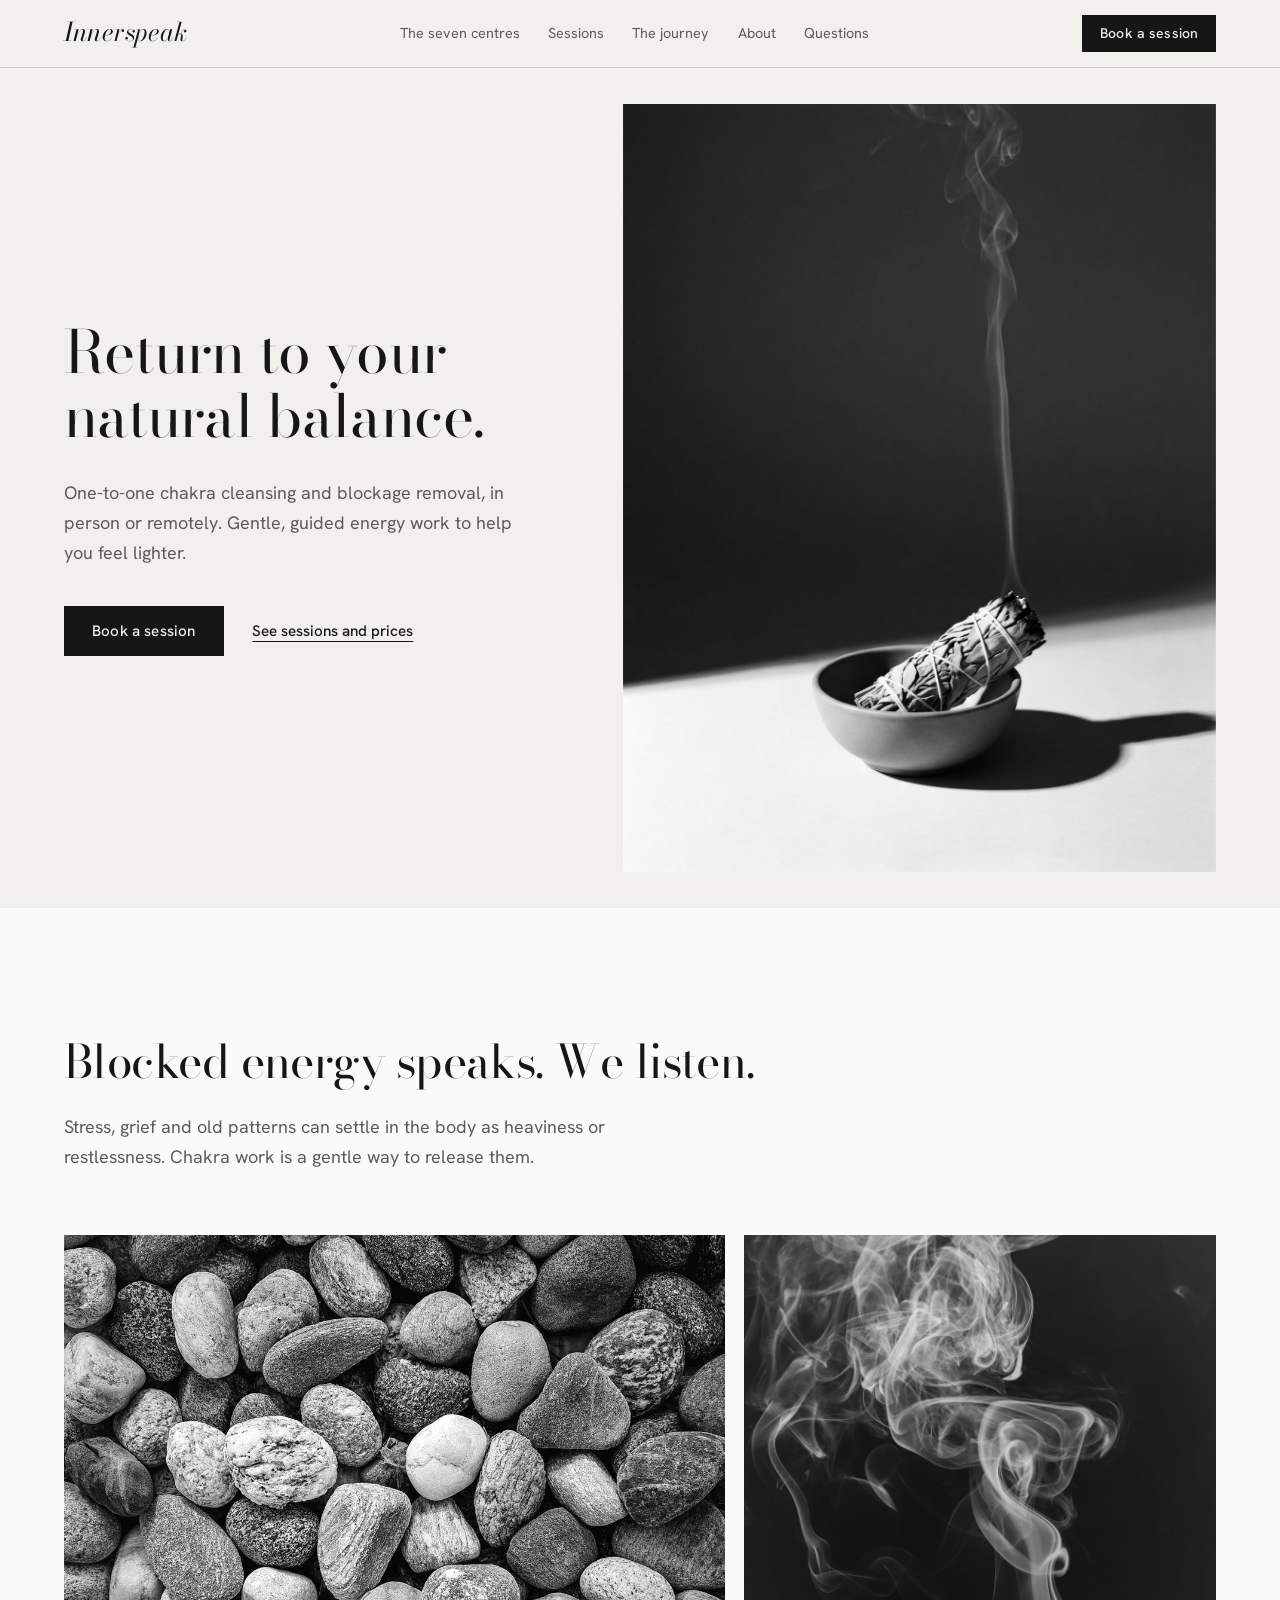
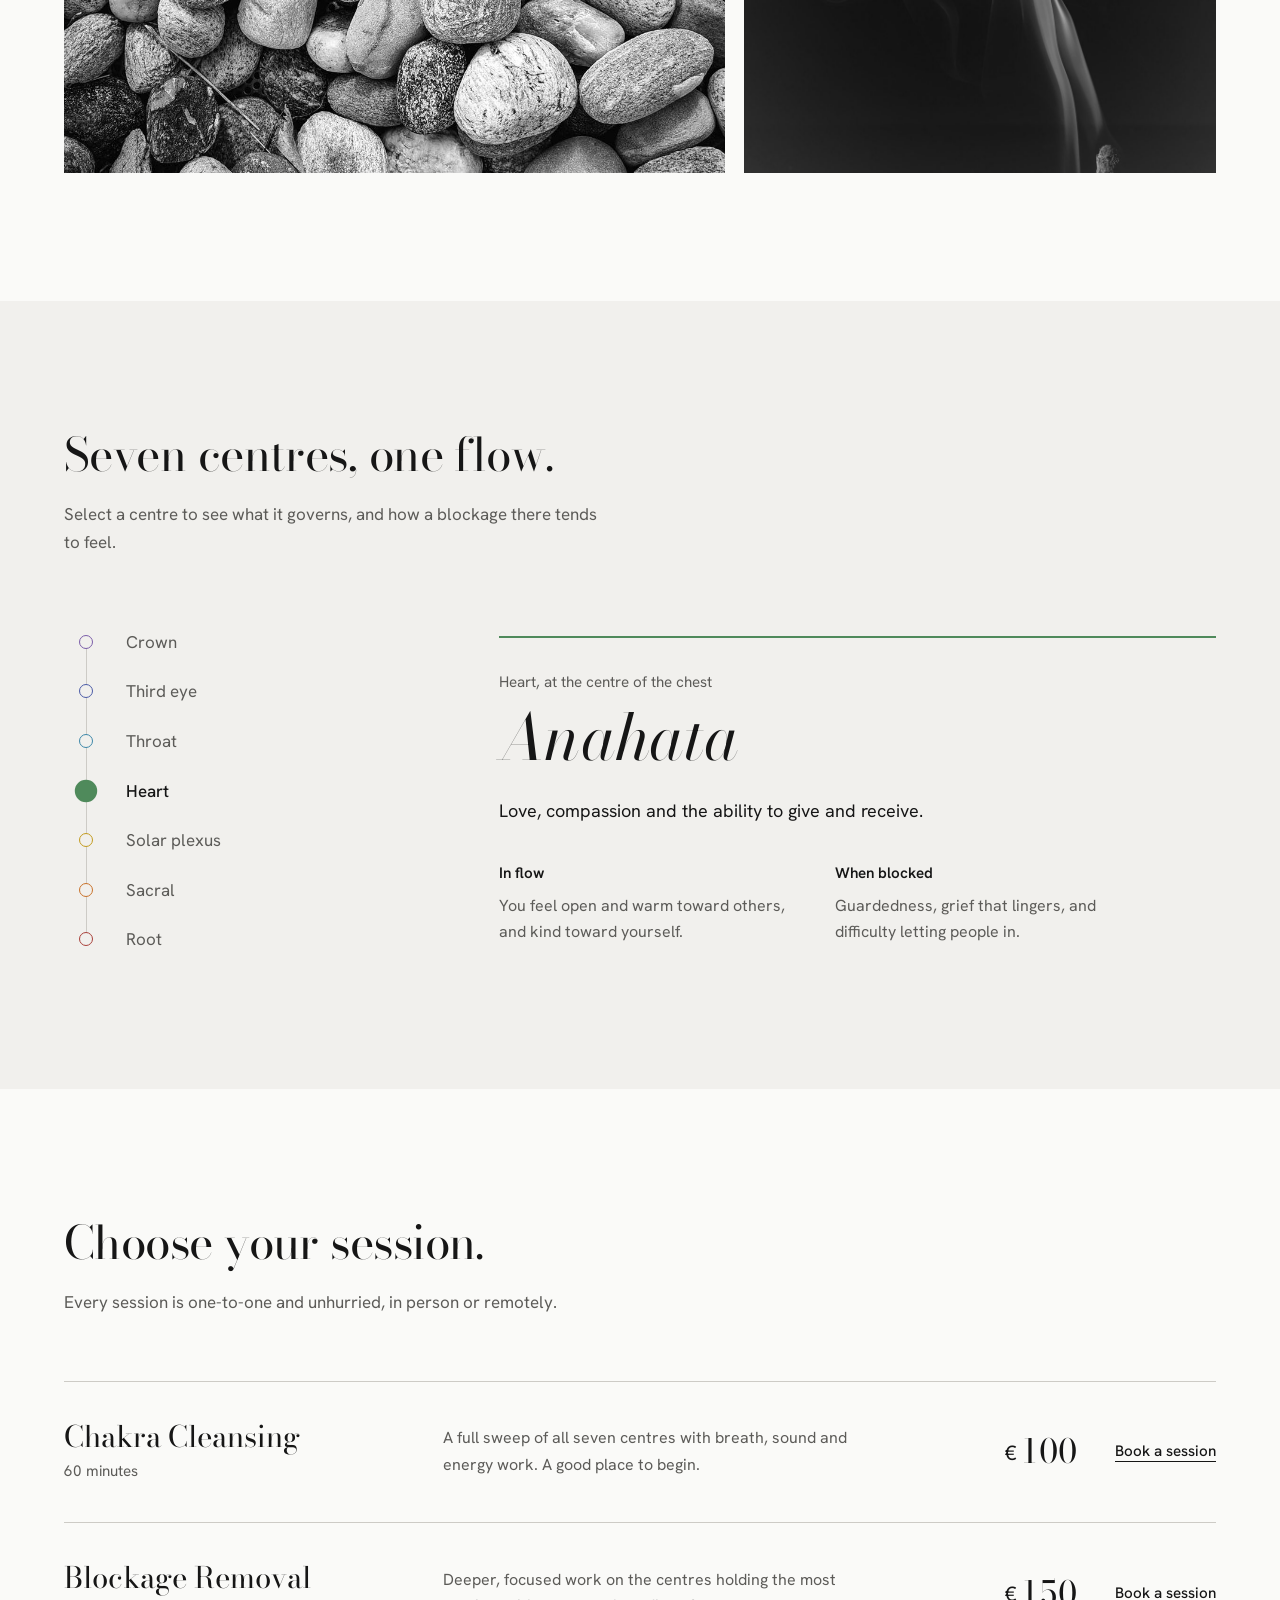
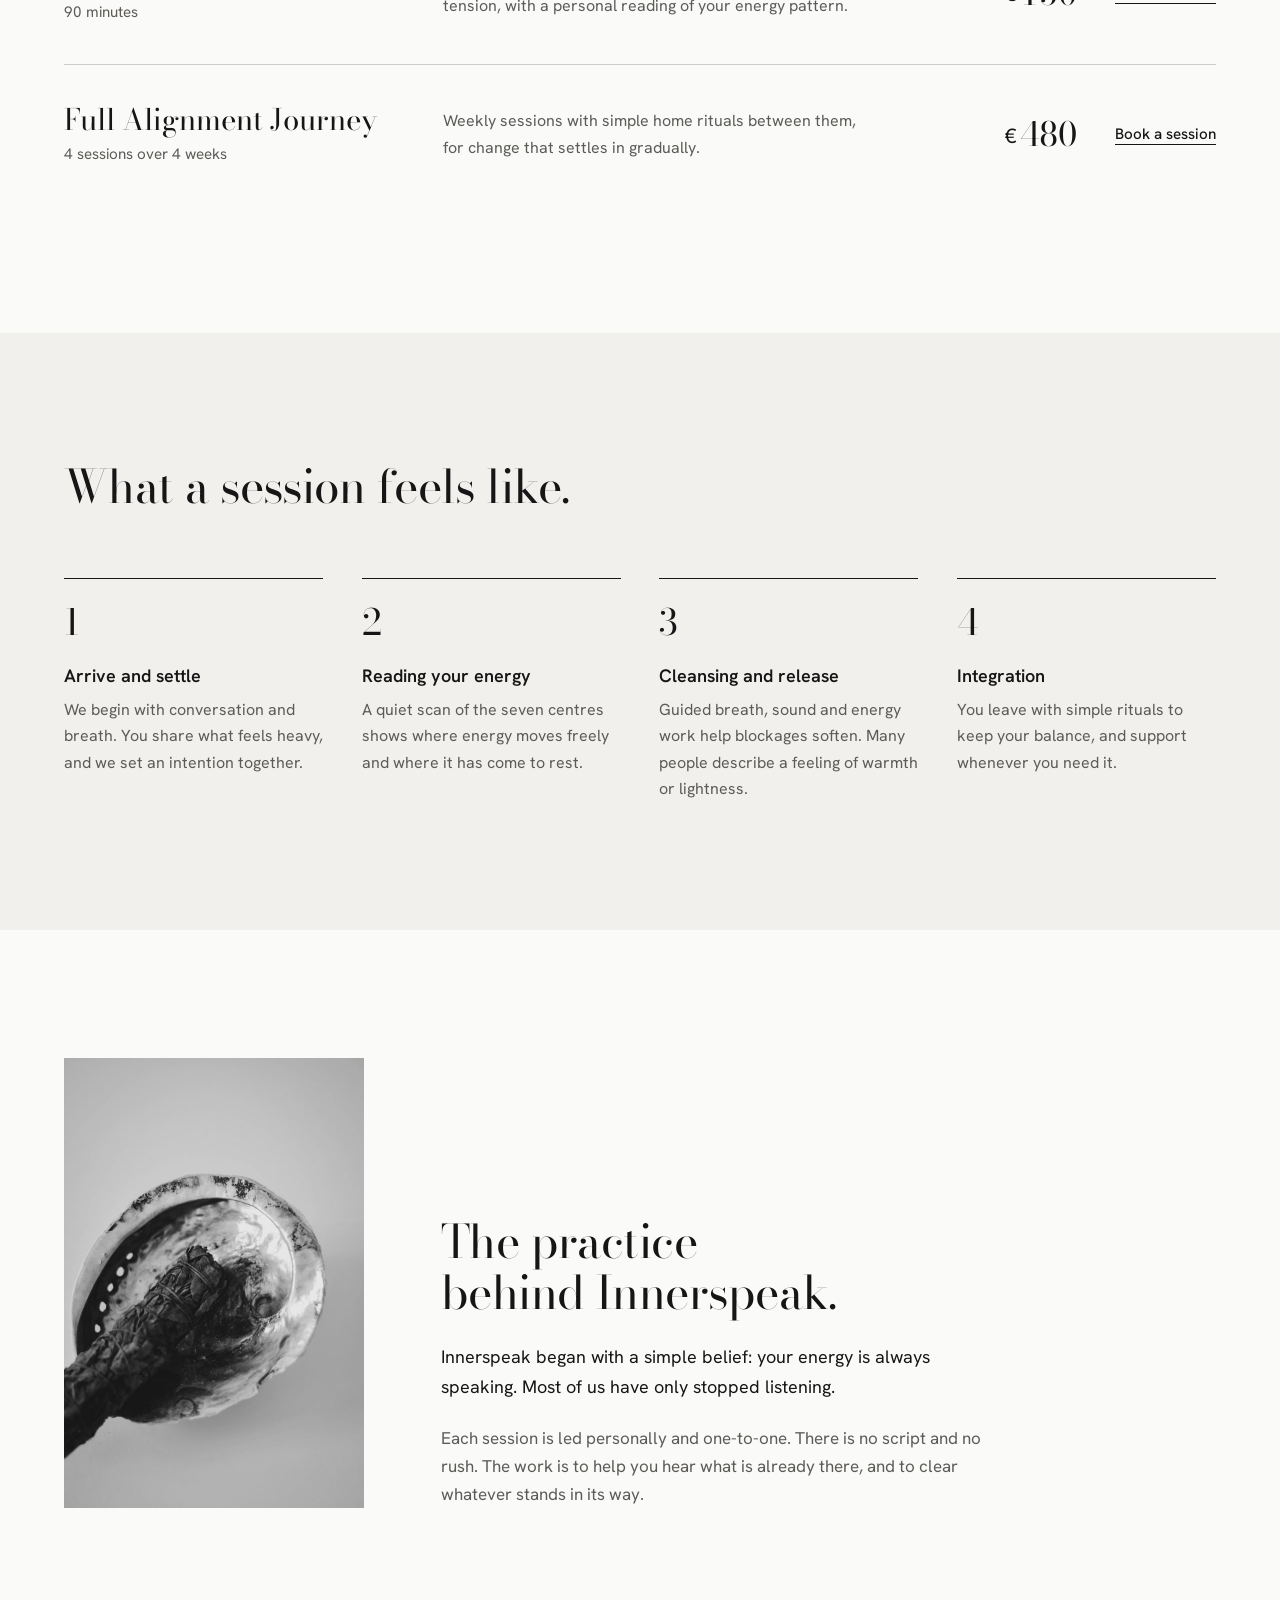
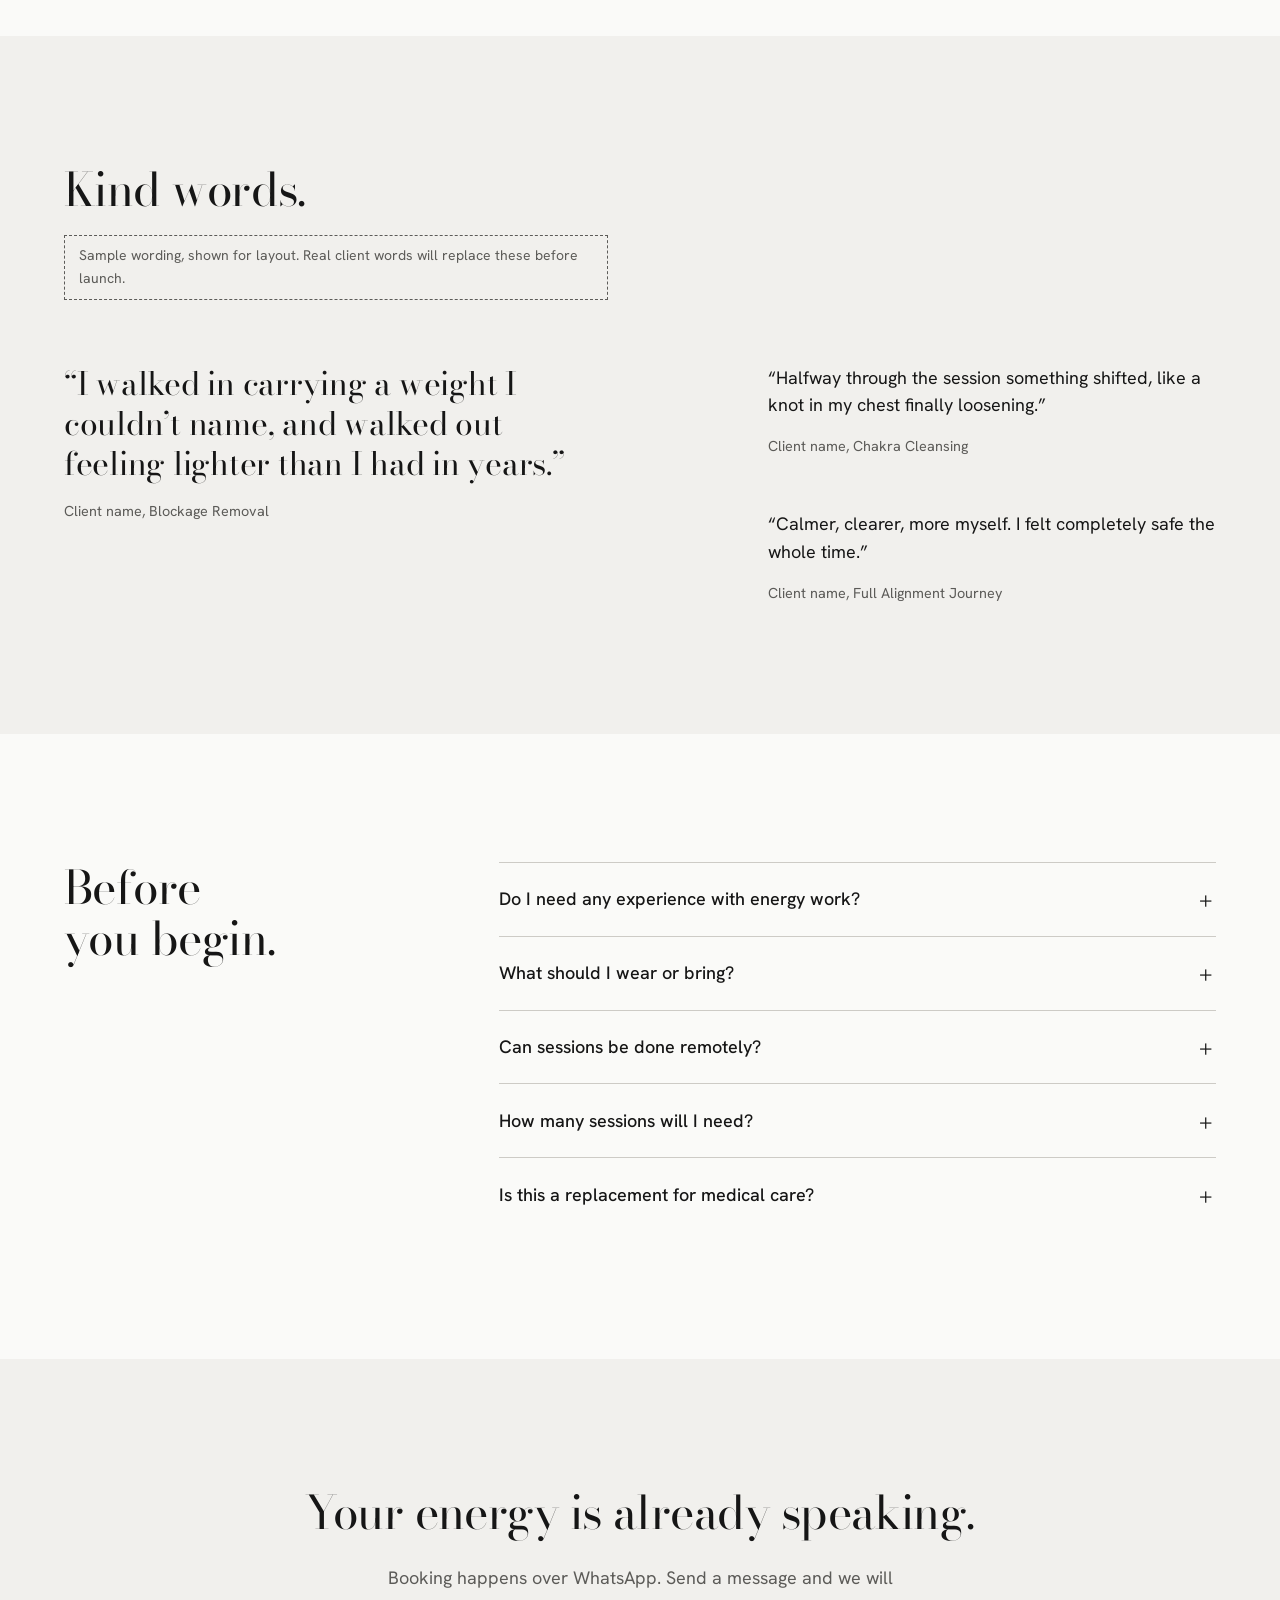
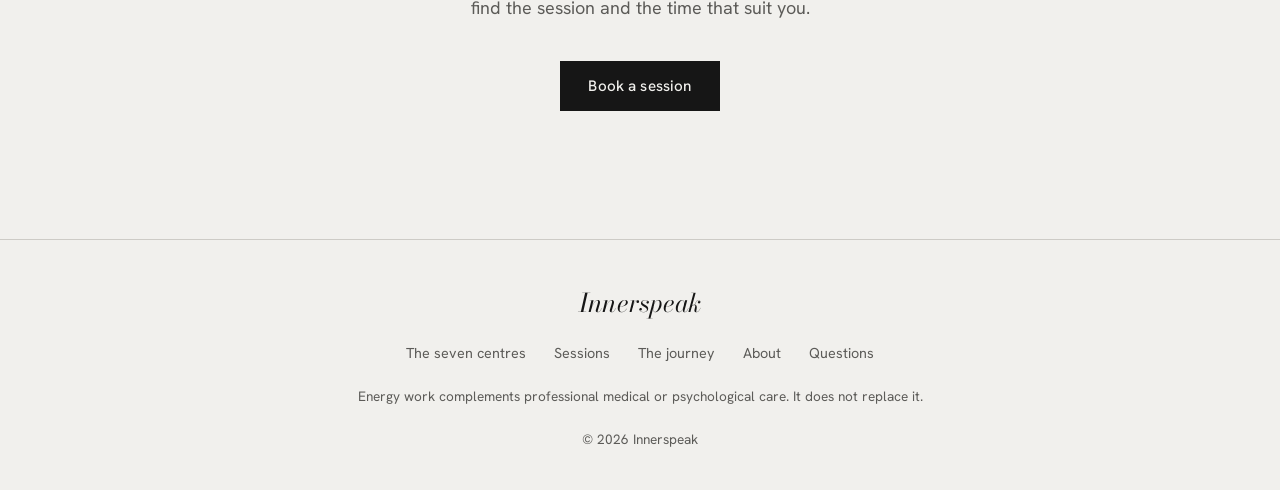
<file: index.html>
<!DOCTYPE html>
<html lang="en">
<head>
  <meta charset="UTF-8">
  <meta name="viewport" content="width=device-width, initial-scale=1.0">
  <title>Innerspeak | Chakra cleansing and energy alignment</title>
  <meta name="description" content="One-to-one chakra cleansing, blockage removal and energy alignment sessions, in person or remotely. Book a session over WhatsApp.">
  <meta name="theme-color" content="#F1F0ED">
  <meta name="color-scheme" content="light">
  <meta property="og:type" content="website">
  <meta property="og:title" content="Innerspeak | Chakra cleansing and energy alignment">
  <meta property="og:description" content="One-to-one chakra cleansing and blockage removal, in person or remotely.">
  <meta property="og:image" content="images/hero.jpg">
  <link rel="preload" href="fonts/bodoni-moda.woff2" as="font" type="font/woff2" crossorigin>
  <link rel="preload" href="fonts/hanken-grotesk.woff2" as="font" type="font/woff2" crossorigin>
  <link rel="preload" href="images/hero.jpg" as="image">
  <link rel="stylesheet" href="css/style.css">
  <link rel="icon" href="data:image/svg+xml,<svg xmlns='http://www.w3.org/2000/svg' viewBox='0 0 100 100'><rect width='100' height='100' fill='%23161616'/><circle cx='50' cy='50' r='22' fill='none' stroke='%23F1F0ED' stroke-width='5'/></svg>">
  <script type="application/ld+json">
  {
    "@context": "https://schema.org",
    "@type": "ProfessionalService",
    "name": "Innerspeak",
    "description": "One-to-one chakra cleansing, blockage removal and energy alignment sessions, in person or remotely.",
    "priceRange": "€100-€480"
  }
  </script>
</head>
<body>
  <script>document.documentElement.classList.add('js');</script>
  <a class="skip" href="#main">Skip to content</a>

  <header class="nav">
    <a class="wordmark" href="#top" aria-label="Innerspeak, back to top">Innerspeak</a>
    <nav class="nav__links" id="navLinks" aria-label="Main">
      <a href="#chakras">The seven centres</a>
      <a href="#sessions">Sessions</a>
      <a href="#journey">The journey</a>
      <a href="#about">About</a>
      <a href="#questions">Questions</a>
    </nav>
    <div class="nav__actions">
      <a class="btn btn--small" href="https://wa.me/0000000000000?text=Hi%2C%20I%27d%20like%20to%20book%20a%20session%20with%20Innerspeak." target="_blank" rel="noopener">Book a session</a>
      <button class="nav__toggle" id="navToggle" type="button" aria-controls="navLinks" aria-expanded="false">Menu</button>
    </div>
  </header>

  <main id="main">

    <!-- HERO -->
    <section class="hero" id="top">
      <div class="hero__text">
        <h1>Return to your natural balance.</h1>
        <p class="lead">One-to-one chakra cleansing and blockage removal, in person or remotely. Gentle, guided energy work to help you feel lighter.</p>
        <div class="hero__actions">
          <a class="btn" href="https://wa.me/0000000000000?text=Hi%2C%20I%27d%20like%20to%20book%20a%20session%20with%20Innerspeak." target="_blank" rel="noopener">Book a session</a>
          <a class="link" href="#sessions">See sessions and prices</a>
        </div>
      </div>
      <figure class="hero__figure">
        <img src="images/hero.jpg" width="1300" height="1614" alt="A bundle of white sage resting in a ceramic bowl, a thin line of smoke rising from it" fetchpriority="high">
      </figure>
    </section>

    <!-- WHY -->
    <section class="why">
      <div class="why__text reveal">
        <h2>Blocked energy speaks. We listen.</h2>
        <p>Stress, grief and old patterns can settle in the body as heaviness or restlessness. Chakra work is a gentle way to release them.</p>
      </div>
      <div class="why__images reveal">
        <img src="images/ritual.jpg" width="1200" height="900" alt="Smooth grey river stones, seen from above" loading="lazy" decoding="async">
        <img src="images/sage.jpg" width="1000" height="1500" alt="Smoke curling upward against a dark background" loading="lazy" decoding="async">
      </div>
    </section>

    <!-- THE SEVEN CENTRES -->
    <section class="chakras" id="chakras">
      <div class="section-head reveal">
        <h2>Seven centres, one flow.</h2>
        <p>Select a centre to see what it governs, and how a blockage there tends to feel.</p>
      </div>

      <div class="explorer reveal" id="explorer">
        <div class="explorer__spine" role="tablist" aria-label="The seven chakras" aria-orientation="vertical">
          <button class="node" role="tab" type="button" id="tab-crown" aria-controls="panel-crown" style="--hue:#7A5CA8"><span class="node__dot"></span><span class="node__name">Crown</span></button>
          <button class="node" role="tab" type="button" id="tab-third-eye" aria-controls="panel-third-eye" style="--hue:#4A5AA6"><span class="node__dot"></span><span class="node__name">Third eye</span></button>
          <button class="node" role="tab" type="button" id="tab-throat" aria-controls="panel-throat" style="--hue:#3C86A8"><span class="node__dot"></span><span class="node__name">Throat</span></button>
          <button class="node" role="tab" type="button" id="tab-heart" aria-controls="panel-heart" style="--hue:#4F8A5B"><span class="node__dot"></span><span class="node__name">Heart</span></button>
          <button class="node" role="tab" type="button" id="tab-solar" aria-controls="panel-solar" style="--hue:#C29A1F"><span class="node__dot"></span><span class="node__name">Solar plexus</span></button>
          <button class="node" role="tab" type="button" id="tab-sacral" aria-controls="panel-sacral" style="--hue:#C8712A"><span class="node__dot"></span><span class="node__name">Sacral</span></button>
          <button class="node" role="tab" type="button" id="tab-root" aria-controls="panel-root" style="--hue:#A8403A"><span class="node__dot"></span><span class="node__name">Root</span></button>
        </div>

        <div class="explorer__panels">
          <article class="panel" role="tabpanel" id="panel-crown" aria-labelledby="tab-crown" style="--hue:#7A5CA8">
            <p class="panel__meta">Crown, at the top of the head</p>
            <h3 lang="sa-Latn">Sahasrara</h3>
            <p class="panel__governs">Connection, meaning and a sense of something larger than yourself.</p>
            <div class="panel__states">
              <div><h4>In flow</h4><p>Life feels purposeful. You trust where you are going, even without a map.</p></div>
              <div><h4>When blocked</h4><p>A feeling of being adrift or cut off, and days that seem to lack meaning.</p></div>
            </div>
          </article>
          <article class="panel" role="tabpanel" id="panel-third-eye" aria-labelledby="tab-third-eye" style="--hue:#4A5AA6">
            <p class="panel__meta">Third eye, between the brows</p>
            <h3 lang="sa-Latn">Ajna</h3>
            <p class="panel__governs">Intuition, clarity and the ability to see a situation as it is.</p>
            <div class="panel__states">
              <div><h4>In flow</h4><p>Decisions come easily. You notice your instincts and feel able to follow them.</p></div>
              <div><h4>When blocked</h4><p>Overthinking, mental fog, and second-guessing what you already know.</p></div>
            </div>
          </article>
          <article class="panel" role="tabpanel" id="panel-throat" aria-labelledby="tab-throat" style="--hue:#3C86A8">
            <p class="panel__meta">Throat, at the base of the neck</p>
            <h3 lang="sa-Latn">Vishuddha</h3>
            <p class="panel__governs">Expression, honesty and being heard.</p>
            <div class="panel__states">
              <div><h4>In flow</h4><p>You say what you mean, calmly, and you listen as well as you speak.</p></div>
              <div><h4>When blocked</h4><p>Swallowed words, a fear of speaking up, or a tight feeling in the throat.</p></div>
            </div>
          </article>
          <article class="panel" role="tabpanel" id="panel-heart" aria-labelledby="tab-heart" style="--hue:#4F8A5B">
            <p class="panel__meta">Heart, at the centre of the chest</p>
            <h3 lang="sa-Latn">Anahata</h3>
            <p class="panel__governs">Love, compassion and the ability to give and receive.</p>
            <div class="panel__states">
              <div><h4>In flow</h4><p>You feel open and warm toward others, and kind toward yourself.</p></div>
              <div><h4>When blocked</h4><p>Guardedness, grief that lingers, and difficulty letting people in.</p></div>
            </div>
          </article>
          <article class="panel" role="tabpanel" id="panel-solar" aria-labelledby="tab-solar" style="--hue:#C29A1F">
            <p class="panel__meta">Solar plexus, in the upper abdomen</p>
            <h3 lang="sa-Latn">Manipura</h3>
            <p class="panel__governs">Confidence, willpower and a sense of your own worth.</p>
            <div class="panel__states">
              <div><h4>In flow</h4><p>You act with quiet confidence and keep the promises you make to yourself.</p></div>
              <div><h4>When blocked</h4><p>Self-doubt, indecision, or a need to control everything around you.</p></div>
            </div>
          </article>
          <article class="panel" role="tabpanel" id="panel-sacral" aria-labelledby="tab-sacral" style="--hue:#C8712A">
            <p class="panel__meta">Sacral, in the lower abdomen</p>
            <h3 lang="sa-Latn">Svadhisthana</h3>
            <p class="panel__governs">Creativity, pleasure and emotional flow.</p>
            <div class="panel__states">
              <div><h4>In flow</h4><p>Ideas arrive freely, and you allow yourself to enjoy things without guilt.</p></div>
              <div><h4>When blocked</h4><p>Emotional numbness, guilt, or a long creative dry spell.</p></div>
            </div>
          </article>
          <article class="panel" role="tabpanel" id="panel-root" aria-labelledby="tab-root" style="--hue:#A8403A">
            <p class="panel__meta">Root, at the base of the spine</p>
            <h3 lang="sa-Latn">Muladhara</h3>
            <p class="panel__governs">Safety, grounding and the feeling of belonging.</p>
            <div class="panel__states">
              <div><h4>In flow</h4><p>You feel steady and at home in your body, whatever the day brings.</p></div>
              <div><h4>When blocked</h4><p>Restlessness, worry about security, and a sense of being unrooted.</p></div>
            </div>
          </article>
        </div>
      </div>
    </section>

    <!-- SESSIONS -->
    <section class="sessions" id="sessions">
      <div class="section-head reveal">
        <h2>Choose your session.</h2>
        <p>Every session is one-to-one and unhurried, in person or remotely.</p>
      </div>
      <ul class="sessions__list reveal">
        <li class="session">
          <div class="session__name">
            <h3>Chakra Cleansing</h3>
            <p>60 minutes</p>
          </div>
          <p class="session__desc">A full sweep of all seven centres with breath, sound and energy work. A good place to begin.</p>
          <p class="session__price"><span class="cur">€</span>100</p>
          <a class="link" href="https://wa.me/0000000000000?text=Hi%2C%20I%27d%20like%20to%20book%20a%20Chakra%20Cleansing%20session%20with%20Innerspeak." target="_blank" rel="noopener" aria-label="Book a Chakra Cleansing session">Book a session</a>
        </li>
        <li class="session">
          <div class="session__name">
            <h3>Blockage Removal</h3>
            <p>90 minutes</p>
          </div>
          <p class="session__desc">Deeper, focused work on the centres holding the most tension, with a personal reading of your energy pattern.</p>
          <p class="session__price"><span class="cur">€</span>150</p>
          <a class="link" href="https://wa.me/0000000000000?text=Hi%2C%20I%27d%20like%20to%20book%20a%20Blockage%20Removal%20session%20with%20Innerspeak." target="_blank" rel="noopener" aria-label="Book a Blockage Removal session">Book a session</a>
        </li>
        <li class="session">
          <div class="session__name">
            <h3>Full Alignment Journey</h3>
            <p>4 sessions over 4 weeks</p>
          </div>
          <p class="session__desc">Weekly sessions with simple home rituals between them, for change that settles in gradually.</p>
          <p class="session__price"><span class="cur">€</span>480</p>
          <a class="link" href="https://wa.me/0000000000000?text=Hi%2C%20I%27d%20like%20to%20book%20the%20Full%20Alignment%20Journey%20with%20Innerspeak." target="_blank" rel="noopener" aria-label="Book the Full Alignment Journey">Book a session</a>
        </li>
      </ul>
    </section>

    <!-- THE JOURNEY -->
    <section class="journey" id="journey">
      <div class="section-head reveal">
        <h2>What a session feels like.</h2>
      </div>
      <ol class="journey__steps reveal">
        <li>
          <h3>Arrive and settle</h3>
          <p>We begin with conversation and breath. You share what feels heavy, and we set an intention together.</p>
        </li>
        <li>
          <h3>Reading your energy</h3>
          <p>A quiet scan of the seven centres shows where energy moves freely and where it has come to rest.</p>
        </li>
        <li>
          <h3>Cleansing and release</h3>
          <p>Guided breath, sound and energy work help blockages soften. Many people describe a feeling of warmth or lightness.</p>
        </li>
        <li>
          <h3>Integration</h3>
          <p>You leave with simple rituals to keep your balance, and support whenever you need it.</p>
        </li>
      </ol>
    </section>

    <!-- ABOUT -->
    <section class="about" id="about">
      <div class="about__inner reveal">
        <img src="images/about.jpg" width="600" height="900" alt="A sage bundle resting in an abalone shell" loading="lazy" decoding="async">
        <div>
          <h2>The practice behind Innerspeak.</h2>
          <p>Innerspeak began with a simple belief: your energy is always speaking. Most of us have only stopped listening.</p>
          <p>Each session is led personally and one-to-one. There is no script and no rush. The work is to help you hear what is already there, and to clear whatever stands in its way.</p>
        </div>
      </div>
    </section>

    <!-- KIND WORDS -->
    <section class="words" id="words">
      <div class="section-head reveal">
        <h2>Kind words.</h2>
        <p class="words__note">Sample wording, shown for layout. Real client words will replace these before launch.</p>
      </div>
      <div class="words__grid reveal">
        <figure class="quote quote--lead">
          <blockquote><p>“I walked in carrying a weight I couldn’t name, and walked out feeling lighter than I had in years.”</p></blockquote>
          <figcaption>Client name, Blockage Removal</figcaption>
        </figure>
        <figure class="quote">
          <blockquote><p>“Halfway through the session something shifted, like a knot in my chest finally loosening.”</p></blockquote>
          <figcaption>Client name, Chakra Cleansing</figcaption>
        </figure>
        <figure class="quote">
          <blockquote><p>“Calmer, clearer, more myself. I felt completely safe the whole time.”</p></blockquote>
          <figcaption>Client name, Full Alignment Journey</figcaption>
        </figure>
      </div>
    </section>

    <!-- QUESTIONS -->
    <section class="faq" id="questions">
      <h2 class="reveal">Before you begin.</h2>
      <div class="faq__list reveal">
        <details>
          <summary>Do I need any experience with energy work?</summary>
          <p>None at all. Every session is guided from beginning to end. All you need to do is arrive and breathe.</p>
        </details>
        <details>
          <summary>What should I wear or bring?</summary>
          <p>Comfortable, loose clothing. Everything else is taken care of.</p>
        </details>
        <details>
          <summary>Can sessions be done remotely?</summary>
          <p>Yes. Remote sessions are held over a video call and follow the same structure as in-person work.</p>
        </details>
        <details>
          <summary>How many sessions will I need?</summary>
          <p>It varies from person to person. Some come for a single cleansing, while older patterns often take several sessions, which is why the Full Alignment Journey exists.</p>
        </details>
        <details>
          <summary>Is this a replacement for medical care?</summary>
          <p>No. Energy work complements professional medical or psychological care. It does not replace it.</p>
        </details>
      </div>
    </section>

    <!-- BOOK -->
    <section class="book" id="book">
      <div class="reveal">
        <h2>Your energy is already speaking.</h2>
        <p>Booking happens over WhatsApp. Send a message and we will find the session and the time that suit you.</p>
        <a class="btn" href="https://wa.me/0000000000000?text=Hi%2C%20I%27d%20like%20to%20book%20a%20session%20with%20Innerspeak." target="_blank" rel="noopener">Book a session</a>
      </div>
    </section>

  </main>

  <footer class="footer">
    <a class="wordmark" href="#top" aria-label="Innerspeak, back to top">Innerspeak</a>
    <nav class="footer__links" aria-label="Footer">
      <a href="#chakras">The seven centres</a>
      <a href="#sessions">Sessions</a>
      <a href="#journey">The journey</a>
      <a href="#about">About</a>
      <a href="#questions">Questions</a>
    </nav>
    <p class="footer__fine">Energy work complements professional medical or psychological care. It does not replace it.</p>
    <p class="footer__fine">© <span id="year">2026</span> Innerspeak</p>
  </footer>

  <script src="js/main.js"></script>
</body>
</html>
</file>
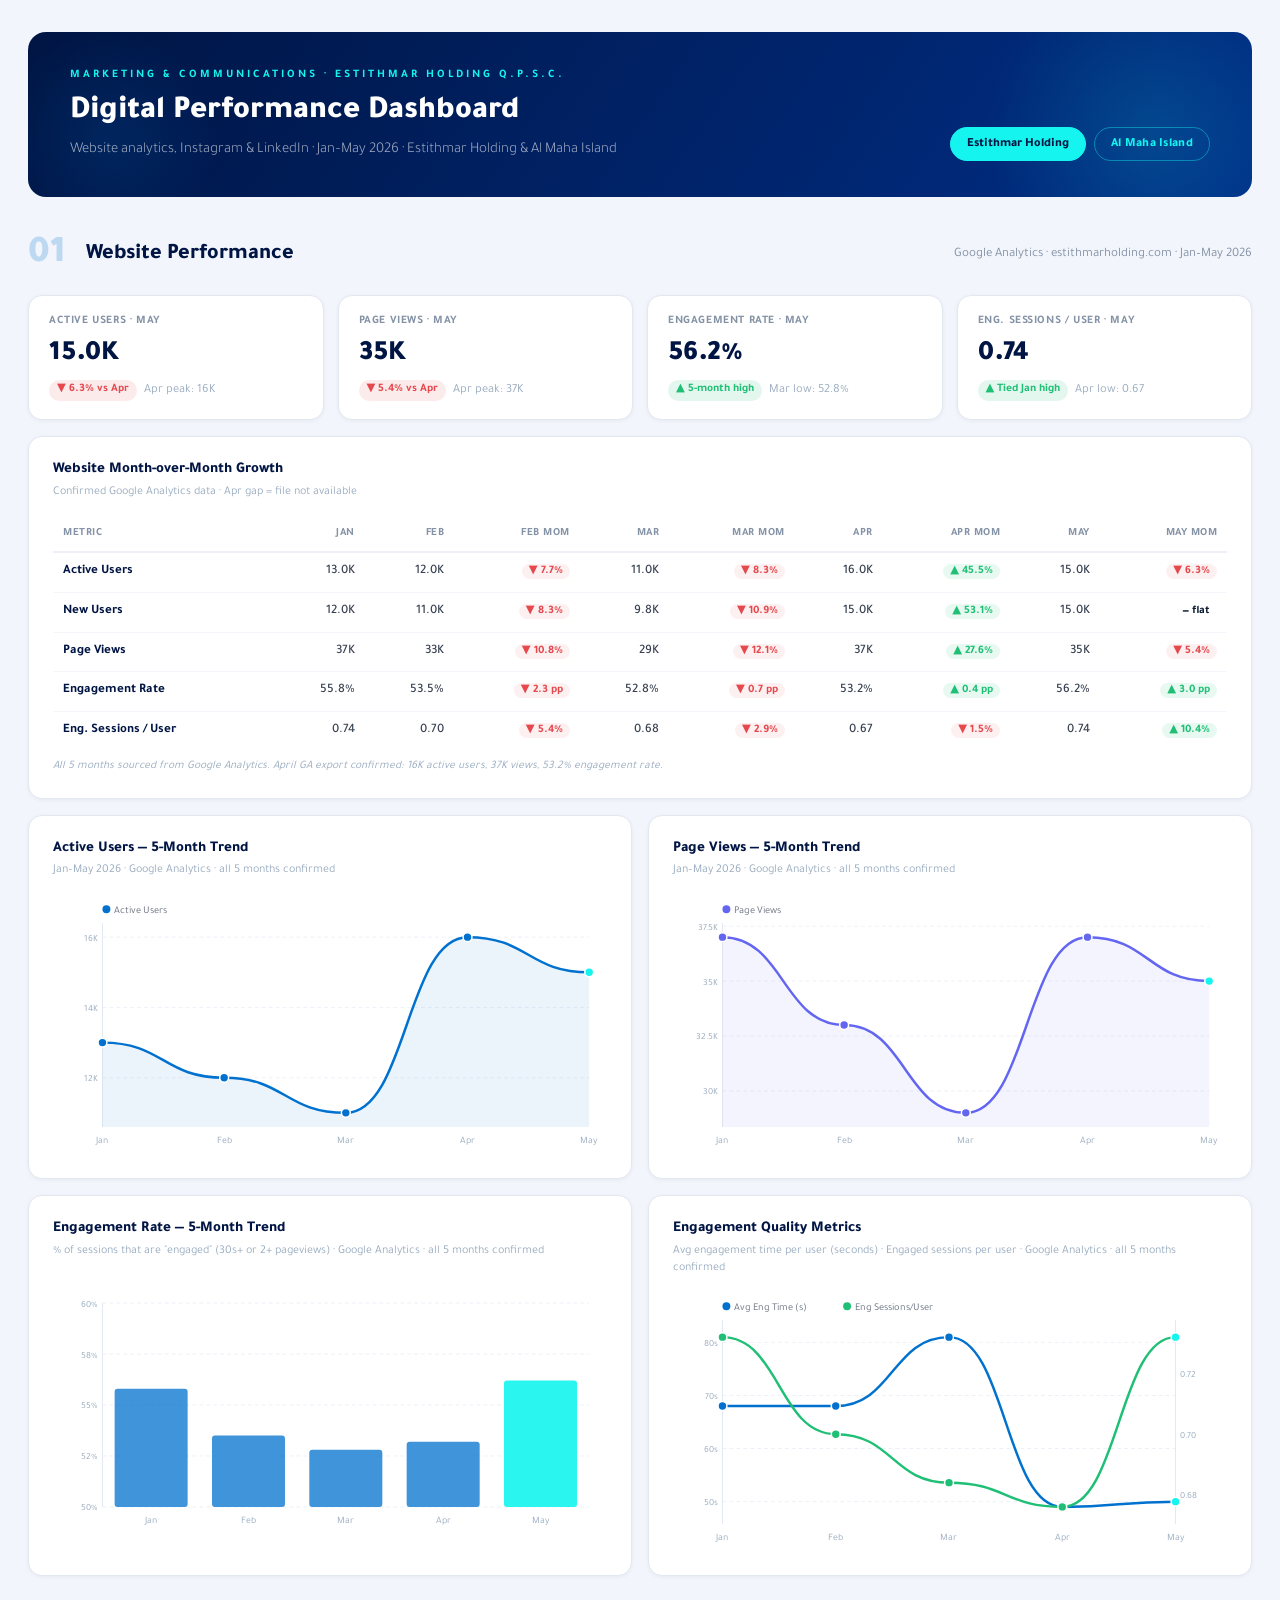
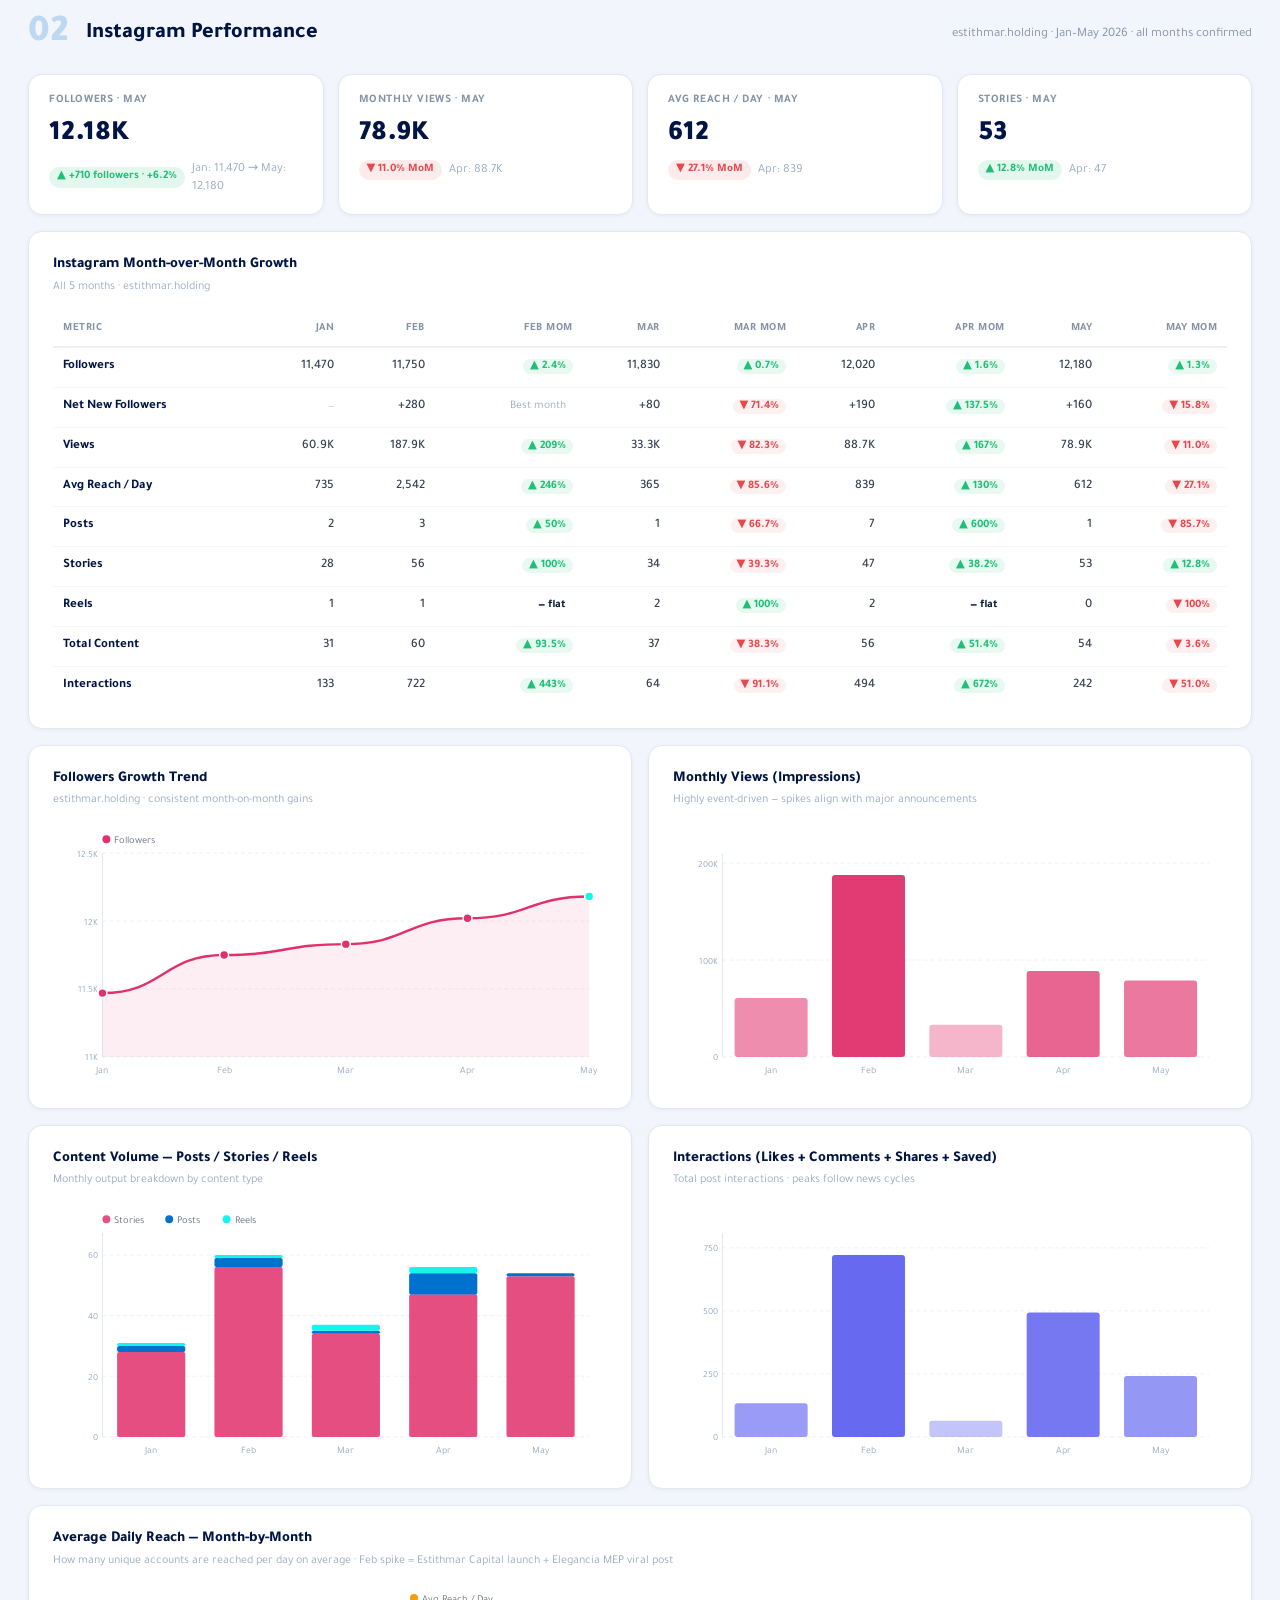
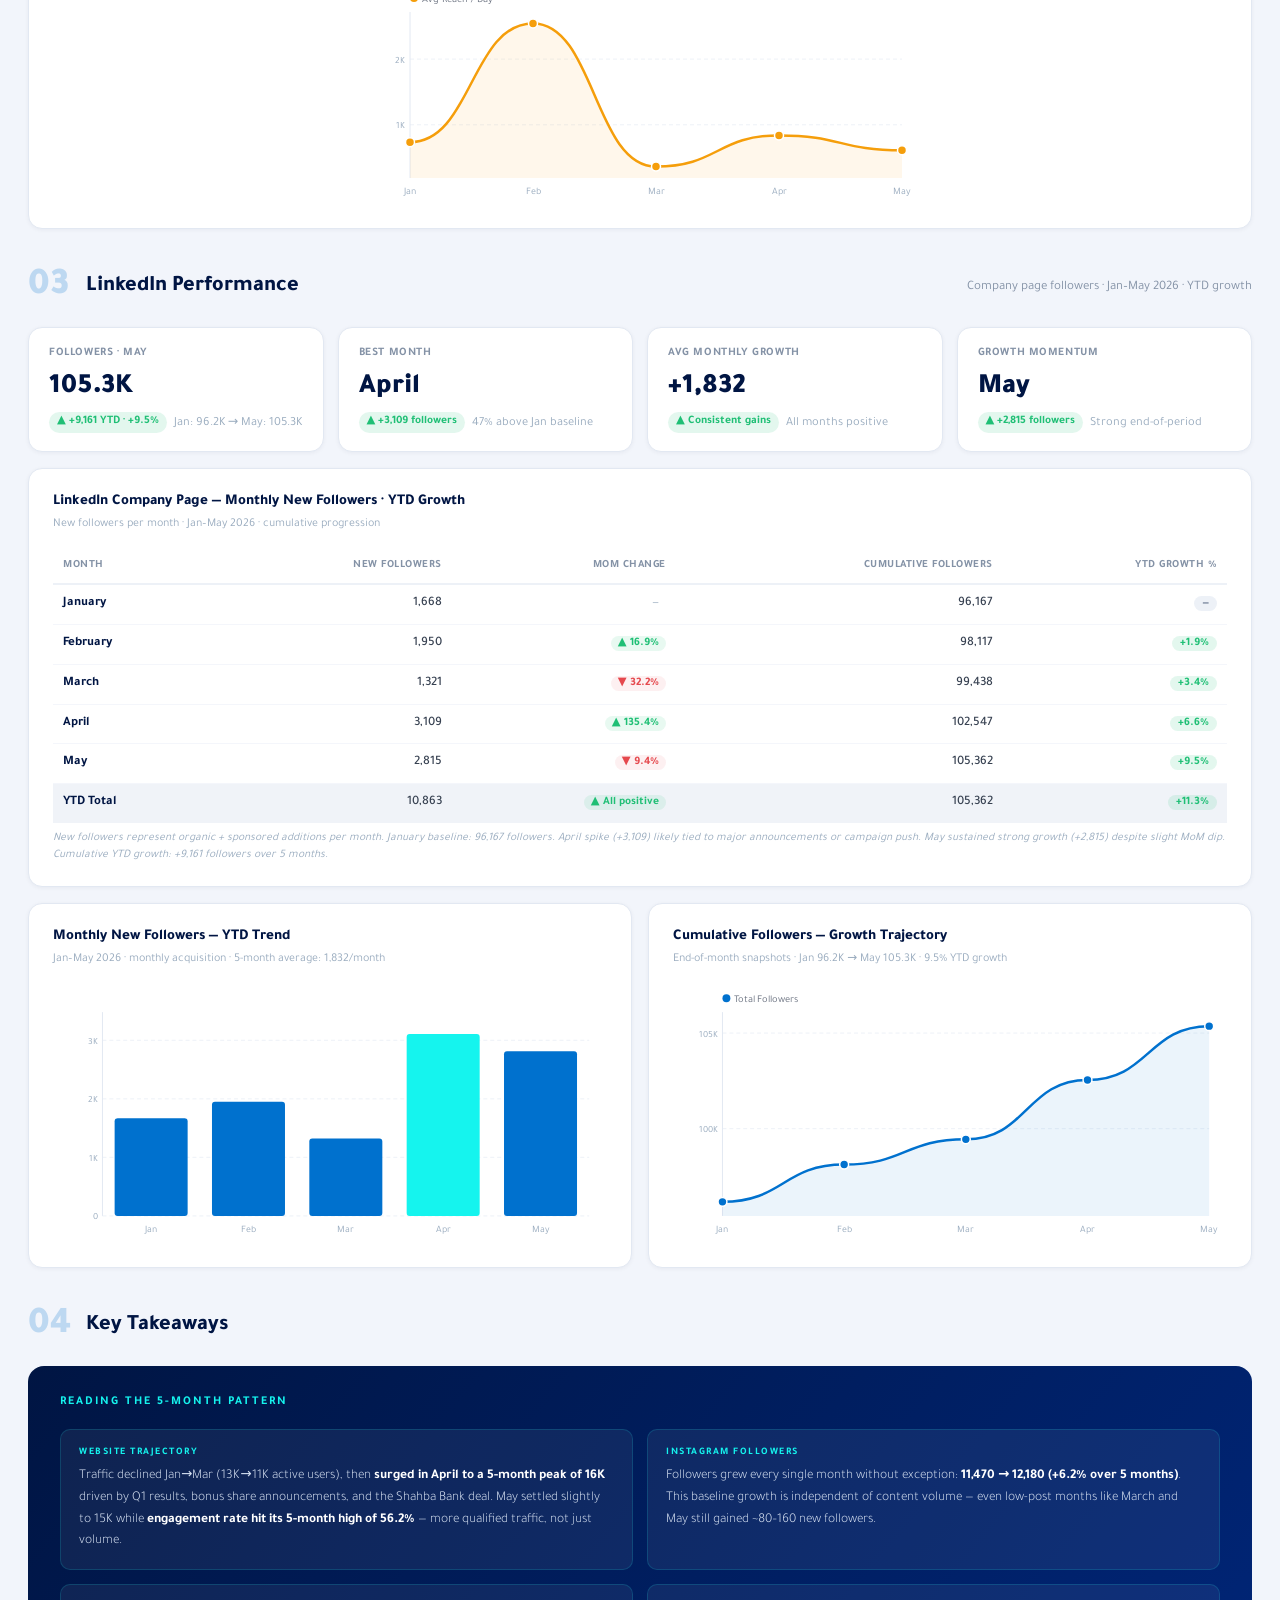
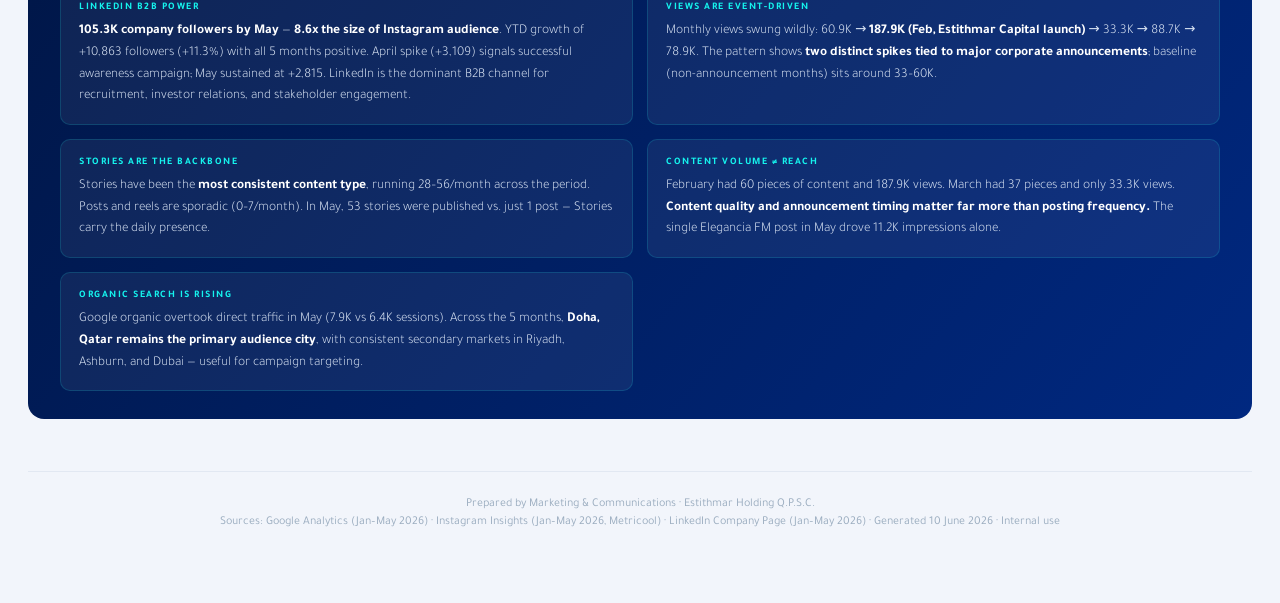
<file: dashboard.html>
<!DOCTYPE html>
<html lang="en">
<head>
<meta charset="UTF-8">
<meta name="viewport" content="width=device-width, initial-scale=1.0">
<title>Estithmar Holding — Digital Performance Dashboard | Jan–May 2026</title>
<link href="https://fonts.googleapis.com/css2?family=Tajawal:wght@300;400;500;700;900&display=swap" rel="stylesheet">
<style>
:root{
  --navy:#001543;--blue:#0071CE;--teal:#15F4EE;--gray:#C7C8CA;
  --light:#F2F5FB;--white:#FFFFFF;--up:#1FBF75;--down:#E5484D;--ink:#0C1B33;
  --feb:#FFB703;--mar:#FB8500;
}
*{box-sizing:border-box;margin:0;padding:0;}
body{font-family:'Tajawal',system-ui,sans-serif;background:var(--light);color:var(--ink);line-height:1.45;}
.wrap{max-width:1320px;margin:0 auto;padding:32px 28px 72px;}

header{background:linear-gradient(125deg,#001543 0%,#002e87 100%);color:#fff;border-radius:18px;padding:36px 42px;position:relative;overflow:hidden;margin-bottom:36px;}
header::before{content:"";position:absolute;right:-80px;top:-80px;width:360px;height:360px;border-radius:50%;background:radial-gradient(circle,rgba(21,244,238,.14),transparent 65%);}
header::after{content:"";position:absolute;left:-40px;bottom:-60px;width:240px;height:240px;border-radius:50%;background:radial-gradient(circle,rgba(0,113,206,.15),transparent 65%);}
.header-inner{position:relative;z-index:1;display:flex;justify-content:space-between;align-items:flex-end;flex-wrap:wrap;gap:16px;}
.eyebrow{letter-spacing:3px;text-transform:uppercase;font-size:11.5px;color:var(--teal);font-weight:700;margin-bottom:8px;}
header h1{font-size:32px;font-weight:900;line-height:1.2;}
header p{color:rgba(255,255,255,.65);font-weight:300;margin-top:8px;font-size:15px;}
.month-pills{display:flex;gap:8px;flex-wrap:wrap;}
.mpill{display:inline-block;padding:7px 16px;border-radius:30px;font-size:12.5px;font-weight:700;border:1.5px solid rgba(255,255,255,.25);color:rgba(255,255,255,.7);cursor:pointer;transition:all .18s ease;user-select:none;}
.mpill:hover:not(.active){background:rgba(255,255,255,.1);border-color:rgba(255,255,255,.5);color:#fff;}
.mpill.active{background:var(--teal);border-color:var(--teal);color:var(--navy);}
.mpill.ytd-pill{border-color:rgba(21,244,238,.55);color:var(--teal);font-weight:800;}
.mpill.ytd-pill.active{background:var(--teal);border-color:var(--teal);color:var(--navy);}
.mpill.almaha-pill{border-color:rgba(21,244,238,.4);color:var(--teal);font-weight:800;letter-spacing:.3px;}
.mpill.almaha-pill.active{background:var(--teal);border-color:var(--teal);color:var(--navy);}
/* ── Monthly view ── */
.month-view .section-header{margin-top:28px;}
.content-pills{display:flex;gap:12px;margin:4px 0 4px;flex-wrap:wrap;}
.cp{background:#fff;border:1px solid #e2e8f2;border-radius:12px;padding:16px 20px;flex:1;min-width:90px;text-align:center;box-shadow:0 1px 4px rgba(0,21,67,.04);}
.cp .cp-n{font-size:34px;font-weight:900;color:var(--navy);line-height:1;}
.cp .cp-l{font-size:11px;font-weight:600;text-transform:uppercase;letter-spacing:.7px;color:#8492a6;margin-top:5px;}
.hlbox{background:#fff;border:1px solid #e2e8f2;border-radius:14px;padding:20px 24px;margin-bottom:16px;box-shadow:0 1px 4px rgba(0,21,67,.04);}
.hlbox h3{font-size:14px;font-weight:800;color:var(--navy);margin-bottom:12px;letter-spacing:.2px;}
.hlbox ul{list-style:none;padding:0;margin:0;}
.hlbox li{font-size:13px;color:#374151;padding:6px 0 6px 18px;border-bottom:1px solid #f4f6fb;line-height:1.55;position:relative;}
.hlbox li:last-child{border-bottom:none;}
.hlbox li::before{content:"→";color:var(--blue);font-weight:700;position:absolute;left:0;}

.section-header{display:flex;align-items:center;gap:14px;margin:40px 0 20px;}
.sec-num{font-size:38px;font-weight:900;color:rgba(0,113,206,.22);line-height:1;min-width:44px;}
.sec-title{font-size:22px;font-weight:800;color:var(--navy);}
.sec-sub{font-size:13px;color:#8492a6;margin-left:auto;font-weight:400;}

.kpi-grid{display:grid;grid-template-columns:repeat(4,1fr);gap:14px;margin-bottom:16px;}
.kpi{background:#fff;border-radius:14px;padding:18px 20px;border:1px solid #e2e8f2;box-shadow:0 1px 4px rgba(0,21,67,.05);}
.kpi .lbl{font-size:11.5px;color:#8492a6;font-weight:600;text-transform:uppercase;letter-spacing:.6px;}
.kpi .val{font-size:28px;font-weight:900;color:var(--navy);margin:5px 0 4px;}
.kpi .sub{display:flex;align-items:center;gap:7px;font-size:12.5px;}
.kpi .prev{color:#9aacbf;}
.badge{font-weight:700;padding:2px 8px;border-radius:20px;font-size:11.5px;white-space:nowrap;}
.badge.up{color:var(--up);background:rgba(31,191,117,.12);}
.badge.dn{color:var(--down);background:rgba(229,72,77,.11);}
.badge.fl{color:#8492a6;background:#edf1f7;}

.grid2{display:grid;grid-template-columns:1fr 1fr;gap:16px;margin-bottom:16px;}
.grid3{display:grid;grid-template-columns:repeat(3,1fr);gap:16px;margin-bottom:16px;}
.grid1{display:grid;grid-template-columns:1fr;gap:16px;margin-bottom:16px;}
.card{background:#fff;border-radius:14px;padding:22px 24px;border:1px solid #e2e8f2;box-shadow:0 1px 4px rgba(0,21,67,.05);}
.card h3{font-size:15px;font-weight:800;color:var(--navy);margin-bottom:3px;}
.card .hint{font-size:12px;color:#9aacbf;margin-bottom:16px;}
.ch{position:relative;}
.ch.h260{height:260px;}
.ch.h220{height:220px;}
.ch.h300{height:300px;}
.ch.h200{height:200px;}

/* Growth table */
.gtable{width:100%;border-collapse:collapse;font-size:13px;}
.gtable th{text-align:right;color:#8492a6;font-size:11px;font-weight:600;letter-spacing:.5px;text-transform:uppercase;padding:9px 10px;border-bottom:2px solid #edf1f7;}
.gtable th:first-child{text-align:left;}
.gtable td{padding:10px 10px;border-bottom:1px solid #f4f6fb;text-align:right;font-variant-numeric:tabular-nums;}
.gtable td:first-child{text-align:left;font-weight:600;color:var(--navy);}
.gtable tr:last-child td{border-bottom:none;}
.gtable tr:hover td{background:#fafbfd;}
.chg{font-size:11.5px;font-weight:700;padding:2px 7px;border-radius:12px;}
.chg.u{color:var(--up);background:rgba(31,191,117,.1);}
.chg.d{color:var(--down);background:rgba(229,72,77,.08);}
.chg.n{color:#9aacbf;font-weight:400;}
.val-cell{font-weight:500;color:#374151;}
.na{color:#c8cfd8;font-style:italic;font-size:12px;}

/* Insights */
.insight{background:linear-gradient(130deg,#001543,#002880);color:#fff;border-radius:16px;padding:28px 32px;margin-top:16px;}
.insight h3{color:var(--teal);font-size:12px;text-transform:uppercase;letter-spacing:2px;font-weight:700;margin-bottom:18px;}
.insights-grid{display:grid;grid-template-columns:1fr 1fr;gap:14px;}
.insight-item{background:rgba(255,255,255,.06);border:1px solid rgba(21,244,238,.15);border-radius:10px;padding:16px 18px;}
.insight-item .itag{font-size:10px;font-weight:700;letter-spacing:1.5px;text-transform:uppercase;color:var(--teal);margin-bottom:6px;}
.insight-item p{font-size:13.5px;font-weight:300;color:#d4dff0;line-height:1.6;}
.insight-item p b{color:#fff;font-weight:700;}

.note{font-size:11.5px;color:#9aacbf;margin-top:8px;font-style:italic;}
footer{margin-top:52px;text-align:center;color:#9aacbf;font-size:12px;border-top:1px solid #e2e8f2;padding-top:24px;}

@media(max-width:1024px){.kpi-grid{grid-template-columns:repeat(2,1fr);}.grid2,.grid3{grid-template-columns:1fr;}.insights-grid{grid-template-columns:1fr;}.header-inner{flex-direction:column;align-items:flex-start;}}

/* ── Content performance tables ── */
.ptable{width:100%;border-collapse:collapse;font-size:12.5px;}
.ptable th{text-align:left;color:#8492a6;font-size:11px;font-weight:600;letter-spacing:.5px;text-transform:uppercase;padding:8px 10px;border-bottom:2px solid #edf1f7;}
.ptable th.r{text-align:right;}
.ptable td{padding:9px 10px;border-bottom:1px solid #f4f6fb;vertical-align:middle;}
.ptable td.r{text-align:right;font-variant-numeric:tabular-nums;color:#374151;font-weight:500;}
.ptable td.dt{color:#9aacbf;font-size:11.5px;white-space:nowrap;}
.ptable td.cn{font-weight:500;color:var(--navy);max-width:180px;}
.ptable tr:last-child td{border-bottom:none;}
.ptable tr:hover td{background:#fafbfd;}
.no-data{display:flex;flex-direction:column;align-items:center;justify-content:center;min-height:150px;gap:8px;text-align:center;}
.no-data .nd-icon{font-size:26px;opacity:.4;}
.no-data .nd-t{font-size:13px;font-weight:600;color:#b0bec5;}
.no-data .nd-s{font-size:11.5px;color:#c8d0da;}
</style>
</head>
<body>
<div class="wrap">

<!-- HEADER -->
<header>
  <div class="header-inner">
    <div>
      <div class="eyebrow">Marketing &amp; Communications · Estithmar Holding Q.P.S.C.</div>
      <h1>Digital Performance Dashboard</h1>
      <p>Website analytics, Instagram &amp; LinkedIn · Jan–May 2026 · Estithmar Holding &amp; Al Maha Island</p>
    </div>
    <div class="month-pills">
      <span class="mpill ytd-pill active" onclick="showTab('ytd')">Estithmar Holding</span>
      <span class="mpill almaha-pill" onclick="showTab('almaha')">Al Maha Island</span>
    </div>
  </div>
</header>

<div id="view-ytd">

<!-- ═══════════════════════════════════════════════════
     SECTION 1 — WEBSITE
═══════════════════════════════════════════════════ -->
<div class="section-header">
  <span class="sec-num">01</span>
  <span class="sec-title">Website Performance</span>
  <span class="sec-sub">Google Analytics · estithmarholding.com · Jan–May 2026</span>
</div>

<div class="kpi-grid">
  <div class="kpi">
    <div class="lbl">Active Users · May</div>
    <div class="val">15.0K</div>
    <div class="sub"><span class="badge dn">▼ 6.3% vs Apr</span><span class="prev">Apr peak: 16K</span></div>
  </div>
  <div class="kpi">
    <div class="lbl">Page Views · May</div>
    <div class="val">35K</div>
    <div class="sub"><span class="badge dn">▼ 5.4% vs Apr</span><span class="prev">Apr peak: 37K</span></div>
  </div>
  <div class="kpi">
    <div class="lbl">Engagement Rate · May</div>
    <div class="val">56.2%</div>
    <div class="sub"><span class="badge up">▲ 5-month high</span><span class="prev">Mar low: 52.8%</span></div>
  </div>
  <div class="kpi">
    <div class="lbl">Eng. Sessions / User · May</div>
    <div class="val">0.74</div>
    <div class="sub"><span class="badge up">▲ Tied Jan high</span><span class="prev">Apr low: 0.67</span></div>
  </div>
</div>

<!-- Website growth table -->
<div class="card" style="margin-bottom:16px">
  <h3>Website Month-over-Month Growth</h3>
  <div class="hint">Confirmed Google Analytics data · Apr gap = file not available</div>
  <table class="gtable">
    <thead>
      <tr>
        <th style="text-align:left">Metric</th>
        <th>Jan</th><th>Feb</th><th>Feb MoM</th>
        <th>Mar</th><th>Mar MoM</th>
        <th>Apr</th><th>Apr MoM</th>
        <th>May</th><th>May MoM</th>
      </tr>
    </thead>
    <tbody>
      <tr>
        <td>Active Users</td>
        <td class="val-cell">13.0K</td>
        <td class="val-cell">12.0K</td><td><span class="chg d">▼ 7.7%</span></td>
        <td class="val-cell">11.0K</td><td><span class="chg d">▼ 8.3%</span></td>
        <td class="val-cell">16.0K</td><td><span class="chg u">▲ 45.5%</span></td>
        <td class="val-cell">15.0K</td><td><span class="chg d">▼ 6.3%</span></td>
      </tr>
      <tr>
        <td>New Users</td>
        <td class="val-cell">12.0K</td>
        <td class="val-cell">11.0K</td><td><span class="chg d">▼ 8.3%</span></td>
        <td class="val-cell">9.8K</td><td><span class="chg d">▼ 10.9%</span></td>
        <td class="val-cell">15.0K</td><td><span class="chg u">▲ 53.1%</span></td>
        <td class="val-cell">15.0K</td><td><span class="chg fl">— flat</span></td>
      </tr>
      <tr>
        <td>Page Views</td>
        <td class="val-cell">37K</td>
        <td class="val-cell">33K</td><td><span class="chg d">▼ 10.8%</span></td>
        <td class="val-cell">29K</td><td><span class="chg d">▼ 12.1%</span></td>
        <td class="val-cell">37K</td><td><span class="chg u">▲ 27.6%</span></td>
        <td class="val-cell">35K</td><td><span class="chg d">▼ 5.4%</span></td>
      </tr>
      <tr>
        <td>Engagement Rate</td>
        <td class="val-cell">55.8%</td>
        <td class="val-cell">53.5%</td><td><span class="chg d">▼ 2.3 pp</span></td>
        <td class="val-cell">52.8%</td><td><span class="chg d">▼ 0.7 pp</span></td>
        <td class="val-cell">53.2%</td><td><span class="chg u">▲ 0.4 pp</span></td>
        <td class="val-cell">56.2%</td><td><span class="chg u">▲ 3.0 pp</span></td>
      </tr>
      <tr>
        <td>Eng. Sessions / User</td>
        <td class="val-cell">0.74</td>
        <td class="val-cell">0.70</td><td><span class="chg d">▼ 5.4%</span></td>
        <td class="val-cell">0.68</td><td><span class="chg d">▼ 2.9%</span></td>
        <td class="val-cell">0.67</td><td><span class="chg d">▼ 1.5%</span></td>
        <td class="val-cell">0.74</td><td><span class="chg u">▲ 10.4%</span></td>
      </tr>
    </tbody>
  </table>
  <p class="note">All 5 months sourced from Google Analytics. April GA export confirmed: 16K active users, 37K views, 53.2% engagement rate.</p>
</div>

<!-- Website trend charts -->
<div class="grid2">
  <div class="card">
    <h3>Active Users — 5-Month Trend</h3>
    <div class="hint">Jan–May 2026 · Google Analytics · all 5 months confirmed</div>
    <div class="ch h260"><svg width="100%" height="260" viewBox="0 0 560 260" xmlns="http://www.w3.org/2000/svg" style="font-family:Tajawal,sans-serif;display:block;overflow:visible;">
<line x1="50" y1="182.3" x2="542" y2="182.3" stroke="#edf1f7" stroke-dasharray="4,3"/>
<text x="45" y="185.8" text-anchor="end" font-size="9.5" fill="#9aacbf">12K</text>
<line x1="50" y1="111.2" x2="542" y2="111.2" stroke="#edf1f7" stroke-dasharray="4,3"/>
<text x="45" y="114.7" text-anchor="end" font-size="9.5" fill="#9aacbf">14K</text>
<line x1="50" y1="40.2" x2="542" y2="40.2" stroke="#edf1f7" stroke-dasharray="4,3"/>
<text x="45" y="43.7" text-anchor="end" font-size="9.5" fill="#9aacbf">16K</text>
<text x="50.0" y="248" text-anchor="middle" font-size="10" fill="#9aacbf">Jan</text>
<text x="173.0" y="248" text-anchor="middle" font-size="10" fill="#9aacbf">Feb</text>
<text x="296.0" y="248" text-anchor="middle" font-size="10" fill="#9aacbf">Mar</text>
<text x="419.0" y="248" text-anchor="middle" font-size="10" fill="#9aacbf">Apr</text>
<text x="542.0" y="248" text-anchor="middle" font-size="10" fill="#9aacbf">May</text>
<line x1="50" y1="26" x2="50" y2="232" stroke="#e2e8f2"/>
<path d="M50.0,146.8 C111.5,146.8 111.5,182.3 173.0,182.3 C234.5,182.3 234.5,217.8 296.0,217.8 C357.5,217.8 357.5,40.2 419.0,40.2 C480.5,40.2 480.5,75.7 542.0,75.7 L542.0,232 L50.0,232Z" fill="rgba(0,113,206,.08)" stroke="none"/>
<path d="M50.0,146.8 C111.5,146.8 111.5,182.3 173.0,182.3 C234.5,182.3 234.5,217.8 296.0,217.8 C357.5,217.8 357.5,40.2 419.0,40.2 C480.5,40.2 480.5,75.7 542.0,75.7" fill="none" stroke="#0071CE" stroke-width="2.5" stroke-linecap="round"/>
<circle cx="50.0" cy="146.8" r="4.5" fill="#0071CE" stroke="white" stroke-width="1.5"/>
<circle cx="173.0" cy="182.3" r="4.5" fill="#0071CE" stroke="white" stroke-width="1.5"/>
<circle cx="296.0" cy="217.8" r="4.5" fill="#0071CE" stroke="white" stroke-width="1.5"/>
<circle cx="419.0" cy="40.2" r="4.5" fill="#0071CE" stroke="white" stroke-width="1.5"/>
<circle cx="542.0" cy="75.7" r="4.5" fill="#15F4EE" stroke="white" stroke-width="1.5"/>
<circle cx="54" cy="12" r="4" fill="#0071CE"/>
<text x="62" y="16" font-size="10.5" fill="#6b7280">Active Users</text>
</svg></div>
  </div>
  <div class="card">
    <h3>Page Views — 5-Month Trend</h3>
    <div class="hint">Jan–May 2026 · Google Analytics · all 5 months confirmed</div>
    <div class="ch h260"><svg width="100%" height="260" viewBox="0 0 560 260" xmlns="http://www.w3.org/2000/svg" style="font-family:Tajawal,sans-serif;display:block;overflow:visible;">
<line x1="50" y1="195.6" x2="542" y2="195.6" stroke="#edf1f7" stroke-dasharray="4,3"/>
<text x="45" y="199.1" text-anchor="end" font-size="9.5" fill="#9aacbf">30K</text>
<line x1="50" y1="140.1" x2="542" y2="140.1" stroke="#edf1f7" stroke-dasharray="4,3"/>
<text x="45" y="143.6" text-anchor="end" font-size="9.5" fill="#9aacbf">32.5K</text>
<line x1="50" y1="84.6" x2="542" y2="84.6" stroke="#edf1f7" stroke-dasharray="4,3"/>
<text x="45" y="88.1" text-anchor="end" font-size="9.5" fill="#9aacbf">35K</text>
<line x1="50" y1="29.1" x2="542" y2="29.1" stroke="#edf1f7" stroke-dasharray="4,3"/>
<text x="45" y="32.6" text-anchor="end" font-size="9.5" fill="#9aacbf">37.5K</text>
<text x="50.0" y="248" text-anchor="middle" font-size="10" fill="#9aacbf">Jan</text>
<text x="173.0" y="248" text-anchor="middle" font-size="10" fill="#9aacbf">Feb</text>
<text x="296.0" y="248" text-anchor="middle" font-size="10" fill="#9aacbf">Mar</text>
<text x="419.0" y="248" text-anchor="middle" font-size="10" fill="#9aacbf">Apr</text>
<text x="542.0" y="248" text-anchor="middle" font-size="10" fill="#9aacbf">May</text>
<line x1="50" y1="26" x2="50" y2="232" stroke="#e2e8f2"/>
<path d="M50.0,40.2 C111.5,40.2 111.5,129.0 173.0,129.0 C234.5,129.0 234.5,217.8 296.0,217.8 C357.5,217.8 357.5,40.2 419.0,40.2 C480.5,40.2 480.5,84.6 542.0,84.6 L542.0,232 L50.0,232Z" fill="rgba(99,102,241,.07)" stroke="none"/>
<path d="M50.0,40.2 C111.5,40.2 111.5,129.0 173.0,129.0 C234.5,129.0 234.5,217.8 296.0,217.8 C357.5,217.8 357.5,40.2 419.0,40.2 C480.5,40.2 480.5,84.6 542.0,84.6" fill="none" stroke="#6366F1" stroke-width="2.5" stroke-linecap="round"/>
<circle cx="50.0" cy="40.2" r="4.5" fill="#6366F1" stroke="white" stroke-width="1.5"/>
<circle cx="173.0" cy="129.0" r="4.5" fill="#6366F1" stroke="white" stroke-width="1.5"/>
<circle cx="296.0" cy="217.8" r="4.5" fill="#6366F1" stroke="white" stroke-width="1.5"/>
<circle cx="419.0" cy="40.2" r="4.5" fill="#6366F1" stroke="white" stroke-width="1.5"/>
<circle cx="542.0" cy="84.6" r="4.5" fill="#15F4EE" stroke="white" stroke-width="1.5"/>
<circle cx="54" cy="12" r="4" fill="#6366F1"/>
<text x="62" y="16" font-size="10.5" fill="#6b7280">Page Views</text>
</svg></div>
  </div>
</div>

<div class="grid2">
  <div class="card">
    <h3>Engagement Rate — 5-Month Trend</h3>
    <div class="hint">% of sessions that are "engaged" (30s+ or 2+ pageviews) · Google Analytics · all 5 months confirmed</div>
    <div class="ch h260"><svg width="100%" height="260" viewBox="0 0 560 260" xmlns="http://www.w3.org/2000/svg" style="font-family:Tajawal,sans-serif;display:block;overflow:visible;">
<line x1="50" y1="232.0" x2="542" y2="232.0" stroke="#edf1f7" stroke-dasharray="4,3"/>
<text x="45" y="235.5" text-anchor="end" font-size="9.5" fill="#9aacbf">50%</text>
<line x1="50" y1="180.5" x2="542" y2="180.5" stroke="#edf1f7" stroke-dasharray="4,3"/>
<text x="45" y="184.0" text-anchor="end" font-size="9.5" fill="#9aacbf">52%</text>
<line x1="50" y1="129.0" x2="542" y2="129.0" stroke="#edf1f7" stroke-dasharray="4,3"/>
<text x="45" y="132.5" text-anchor="end" font-size="9.5" fill="#9aacbf">55%</text>
<line x1="50" y1="77.5" x2="542" y2="77.5" stroke="#edf1f7" stroke-dasharray="4,3"/>
<text x="45" y="81.0" text-anchor="end" font-size="9.5" fill="#9aacbf">58%</text>
<line x1="50" y1="26.0" x2="542" y2="26.0" stroke="#edf1f7" stroke-dasharray="4,3"/>
<text x="45" y="29.5" text-anchor="end" font-size="9.5" fill="#9aacbf">60%</text>
<text x="99.2" y="248" text-anchor="middle" font-size="10" fill="#9aacbf">Jan</text>
<text x="197.6" y="248" text-anchor="middle" font-size="10" fill="#9aacbf">Feb</text>
<text x="296.0" y="248" text-anchor="middle" font-size="10" fill="#9aacbf">Mar</text>
<text x="394.4" y="248" text-anchor="middle" font-size="10" fill="#9aacbf">Apr</text>
<text x="492.8" y="248" text-anchor="middle" font-size="10" fill="#9aacbf">May</text>
<line x1="50" y1="26" x2="50" y2="232" stroke="#e2e8f2"/>
<rect x="62.3" y="112.5" width="73.8" height="119.5" fill="rgba(0,113,206,.75)" rx="3"/>
<rect x="160.7" y="159.9" width="73.8" height="72.1" fill="rgba(0,113,206,.75)" rx="3"/>
<rect x="259.1" y="174.3" width="73.8" height="57.7" fill="rgba(0,113,206,.75)" rx="3"/>
<rect x="357.5" y="166.1" width="73.8" height="65.9" fill="rgba(0,113,206,.75)" rx="3"/>
<rect x="455.9" y="104.3" width="73.8" height="127.7" fill="rgba(21,244,238,.9)" rx="3"/>
</svg></div>
  </div>
  <div class="card">
    <h3>Engagement Quality Metrics</h3>
    <div class="hint">Avg engagement time per user (seconds) · Engaged sessions per user · Google Analytics · all 5 months confirmed</div>
    <div class="ch h260"><svg width="100%" height="260" viewBox="0 0 560 260" xmlns="http://www.w3.org/2000/svg" style="font-family:Tajawal,sans-serif;display:block;overflow:visible;">
<line x1="50" y1="209.5" x2="508" y2="209.5" stroke="#edf1f7" stroke-dasharray="4,3"/>
<text x="45" y="213.0" text-anchor="end" font-size="9.5" fill="#9aacbf">50s</text>
<line x1="50" y1="155.8" x2="508" y2="155.8" stroke="#edf1f7" stroke-dasharray="4,3"/>
<text x="45" y="159.3" text-anchor="end" font-size="9.5" fill="#9aacbf">60s</text>
<line x1="50" y1="102.2" x2="508" y2="102.2" stroke="#edf1f7" stroke-dasharray="4,3"/>
<text x="45" y="105.7" text-anchor="end" font-size="9.5" fill="#9aacbf">70s</text>
<line x1="50" y1="48.5" x2="508" y2="48.5" stroke="#edf1f7" stroke-dasharray="4,3"/>
<text x="45" y="52.0" text-anchor="end" font-size="9.5" fill="#9aacbf">80s</text>
<text x="513" y="206.1" text-anchor="start" font-size="9.5" fill="#9aacbf">0.68</text>
<text x="513" y="144.8" text-anchor="start" font-size="9.5" fill="#9aacbf">0.70</text>
<text x="513" y="83.5" text-anchor="start" font-size="9.5" fill="#9aacbf">0.72</text>
<text x="50.0" y="248" text-anchor="middle" font-size="10" fill="#9aacbf">Jan</text>
<text x="164.5" y="248" text-anchor="middle" font-size="10" fill="#9aacbf">Feb</text>
<text x="279.0" y="248" text-anchor="middle" font-size="10" fill="#9aacbf">Mar</text>
<text x="393.5" y="248" text-anchor="middle" font-size="10" fill="#9aacbf">Apr</text>
<text x="508.0" y="248" text-anchor="middle" font-size="10" fill="#9aacbf">May</text>
<line x1="50" y1="26" x2="50" y2="232" stroke="#e2e8f2"/>
<line x1="508" y1="26" x2="508" y2="232" stroke="#e2e8f2"/>
<path d="M50.0,112.9 C107.2,112.9 107.2,112.9 164.5,112.9 C221.8,112.9 221.8,43.2 279.0,43.2 C336.2,43.2 336.2,214.8 393.5,214.8 C450.8,214.8 450.8,209.5 508.0,209.5" fill="none" stroke="#0071CE" stroke-width="2.5" stroke-linecap="round"/>
<circle cx="50.0" cy="112.9" r="4.5" fill="#0071CE" stroke="white" stroke-width="1.5"/>
<circle cx="164.5" cy="112.9" r="4.5" fill="#0071CE" stroke="white" stroke-width="1.5"/>
<circle cx="279.0" cy="43.2" r="4.5" fill="#0071CE" stroke="white" stroke-width="1.5"/>
<circle cx="393.5" cy="214.8" r="4.5" fill="#0071CE" stroke="white" stroke-width="1.5"/>
<circle cx="508.0" cy="209.5" r="4.5" fill="#15F4EE" stroke="white" stroke-width="1.5"/>
<path d="M50.0,43.2 C107.2,43.2 107.2,141.3 164.5,141.3 C221.8,141.3 221.8,190.3 279.0,190.3 C336.2,190.3 336.2,214.8 393.5,214.8 C450.8,214.8 450.8,43.2 508.0,43.2" fill="none" stroke="#1FBF75" stroke-width="2.5" stroke-linecap="round"/>
<circle cx="50.0" cy="43.2" r="4.5" fill="#1FBF75" stroke="white" stroke-width="1.5"/>
<circle cx="164.5" cy="141.3" r="4.5" fill="#1FBF75" stroke="white" stroke-width="1.5"/>
<circle cx="279.0" cy="190.3" r="4.5" fill="#1FBF75" stroke="white" stroke-width="1.5"/>
<circle cx="393.5" cy="214.8" r="4.5" fill="#1FBF75" stroke="white" stroke-width="1.5"/>
<circle cx="508.0" cy="43.2" r="4.5" fill="#15F4EE" stroke="white" stroke-width="1.5"/>
<circle cx="54" cy="12" r="4" fill="#0071CE"/>
<text x="62" y="16" font-size="10.5" fill="#6b7280">Avg Eng Time (s)</text>
<circle cx="176.0" cy="12" r="4" fill="#1FBF75"/>
<text x="184.0" y="16" font-size="10.5" fill="#6b7280">Eng Sessions/User</text>
</svg></div>
  </div>
</div>

<!-- ═══════════════════════════════════════════════════
     SECTION 2 — INSTAGRAM
═══════════════════════════════════════════════════ -->
<div class="section-header">
  <span class="sec-num">02</span>
  <span class="sec-title">Instagram Performance</span>
  <span class="sec-sub">estithmar.holding · Jan–May 2026 · all months confirmed</span>
</div>

<div class="kpi-grid">
  <div class="kpi">
    <div class="lbl">Followers · May</div>
    <div class="val">12.18K</div>
    <div class="sub"><span class="badge up">▲ +710 followers · +6.2%</span><span class="prev">Jan: 11,470 → May: 12,180</span></div>
  </div>
  <div class="kpi">
    <div class="lbl">Monthly Views · May</div>
    <div class="val">78.9K</div>
    <div class="sub"><span class="badge dn">▼ 11.0% MoM</span><span class="prev">Apr: 88.7K</span></div>
  </div>
  <div class="kpi">
    <div class="lbl">Avg Reach / Day · May</div>
    <div class="val">612</div>
    <div class="sub"><span class="badge dn">▼ 27.1% MoM</span><span class="prev">Apr: 839</span></div>
  </div>
  <div class="kpi">
    <div class="lbl">Stories · May</div>
    <div class="val">53</div>
    <div class="sub"><span class="badge up">▲ 12.8% MoM</span><span class="prev">Apr: 47</span></div>
  </div>
</div>

<!-- Instagram growth table -->
<div class="card" style="margin-bottom:16px">
  <h3>Instagram Month-over-Month Growth</h3>
  <div class="hint">All 5 months · estithmar.holding</div>
  <table class="gtable">
    <thead>
      <tr>
        <th style="text-align:left">Metric</th>
        <th>Jan</th>
        <th>Feb</th><th>Feb MoM</th>
        <th>Mar</th><th>Mar MoM</th>
        <th>Apr</th><th>Apr MoM</th>
        <th>May</th><th>May MoM</th>
      </tr>
    </thead>
    <tbody>
      <tr>
        <td>Followers</td>
        <td class="val-cell">11,470</td>
        <td class="val-cell">11,750</td><td><span class="chg u">▲ 2.4%</span></td>
        <td class="val-cell">11,830</td><td><span class="chg u">▲ 0.7%</span></td>
        <td class="val-cell">12,020</td><td><span class="chg u">▲ 1.6%</span></td>
        <td class="val-cell">12,180</td><td><span class="chg u">▲ 1.3%</span></td>
      </tr>
      <tr>
        <td>Net New Followers</td>
        <td class="na">—</td>
        <td class="val-cell">+280</td><td><span class="chg n">Best month</span></td>
        <td class="val-cell">+80</td><td><span class="chg d">▼ 71.4%</span></td>
        <td class="val-cell">+190</td><td><span class="chg u">▲ 137.5%</span></td>
        <td class="val-cell">+160</td><td><span class="chg d">▼ 15.8%</span></td>
      </tr>
      <tr>
        <td>Views</td>
        <td class="val-cell">60.9K</td>
        <td class="val-cell">187.9K</td><td><span class="chg u">▲ 209%</span></td>
        <td class="val-cell">33.3K</td><td><span class="chg d">▼ 82.3%</span></td>
        <td class="val-cell">88.7K</td><td><span class="chg u">▲ 167%</span></td>
        <td class="val-cell">78.9K</td><td><span class="chg d">▼ 11.0%</span></td>
      </tr>
      <tr>
        <td>Avg Reach / Day</td>
        <td class="val-cell">735</td>
        <td class="val-cell">2,542</td><td><span class="chg u">▲ 246%</span></td>
        <td class="val-cell">365</td><td><span class="chg d">▼ 85.6%</span></td>
        <td class="val-cell">839</td><td><span class="chg u">▲ 130%</span></td>
        <td class="val-cell">612</td><td><span class="chg d">▼ 27.1%</span></td>
      </tr>
      <tr>
        <td>Posts</td>
        <td class="val-cell">2</td>
        <td class="val-cell">3</td><td><span class="chg u">▲ 50%</span></td>
        <td class="val-cell">1</td><td><span class="chg d">▼ 66.7%</span></td>
        <td class="val-cell">7</td><td><span class="chg u">▲ 600%</span></td>
        <td class="val-cell">1</td><td><span class="chg d">▼ 85.7%</span></td>
      </tr>
      <tr>
        <td>Stories</td>
        <td class="val-cell">28</td>
        <td class="val-cell">56</td><td><span class="chg u">▲ 100%</span></td>
        <td class="val-cell">34</td><td><span class="chg d">▼ 39.3%</span></td>
        <td class="val-cell">47</td><td><span class="chg u">▲ 38.2%</span></td>
        <td class="val-cell">53</td><td><span class="chg u">▲ 12.8%</span></td>
      </tr>
      <tr>
        <td>Reels</td>
        <td class="val-cell">1</td>
        <td class="val-cell">1</td><td><span class="chg fl">— flat</span></td>
        <td class="val-cell">2</td><td><span class="chg u">▲ 100%</span></td>
        <td class="val-cell">2</td><td><span class="chg fl">— flat</span></td>
        <td class="val-cell">0</td><td><span class="chg d">▼ 100%</span></td>
      </tr>
      <tr>
        <td>Total Content</td>
        <td class="val-cell">31</td>
        <td class="val-cell">60</td><td><span class="chg u">▲ 93.5%</span></td>
        <td class="val-cell">37</td><td><span class="chg d">▼ 38.3%</span></td>
        <td class="val-cell">56</td><td><span class="chg u">▲ 51.4%</span></td>
        <td class="val-cell">54</td><td><span class="chg d">▼ 3.6%</span></td>
      </tr>
      <tr>
        <td>Interactions</td>
        <td class="val-cell">133</td>
        <td class="val-cell">722</td><td><span class="chg u">▲ 443%</span></td>
        <td class="val-cell">64</td><td><span class="chg d">▼ 91.1%</span></td>
        <td class="val-cell">494</td><td><span class="chg u">▲ 672%</span></td>
        <td class="val-cell">242</td><td><span class="chg d">▼ 51.0%</span></td>
      </tr>
    </tbody>
  </table>
</div>

<!-- Followers + Views trend -->
<div class="grid2">
  <div class="card">
    <h3>Followers Growth Trend</h3>
    <div class="hint">estithmar.holding · consistent month-on-month gains</div>
    <div class="ch h260"><svg width="100%" height="260" viewBox="0 0 560 260" xmlns="http://www.w3.org/2000/svg" style="font-family:Tajawal,sans-serif;display:block;overflow:visible;">
<line x1="50" y1="232.0" x2="542" y2="232.0" stroke="#edf1f7" stroke-dasharray="4,3"/>
<text x="45" y="235.5" text-anchor="end" font-size="9.5" fill="#9aacbf">11K</text>
<line x1="50" y1="163.3" x2="542" y2="163.3" stroke="#edf1f7" stroke-dasharray="4,3"/>
<text x="45" y="166.8" text-anchor="end" font-size="9.5" fill="#9aacbf">11.5K</text>
<line x1="50" y1="94.7" x2="542" y2="94.7" stroke="#edf1f7" stroke-dasharray="4,3"/>
<text x="45" y="98.2" text-anchor="end" font-size="9.5" fill="#9aacbf">12K</text>
<line x1="50" y1="26.0" x2="542" y2="26.0" stroke="#edf1f7" stroke-dasharray="4,3"/>
<text x="45" y="29.5" text-anchor="end" font-size="9.5" fill="#9aacbf">12.5K</text>
<text x="50.0" y="248" text-anchor="middle" font-size="10" fill="#9aacbf">Jan</text>
<text x="173.0" y="248" text-anchor="middle" font-size="10" fill="#9aacbf">Feb</text>
<text x="296.0" y="248" text-anchor="middle" font-size="10" fill="#9aacbf">Mar</text>
<text x="419.0" y="248" text-anchor="middle" font-size="10" fill="#9aacbf">Apr</text>
<text x="542.0" y="248" text-anchor="middle" font-size="10" fill="#9aacbf">May</text>
<line x1="50" y1="26" x2="50" y2="232" stroke="#e2e8f2"/>
<path d="M50.0,167.5 C111.5,167.5 111.5,129.0 173.0,129.0 C234.5,129.0 234.5,118.0 296.0,118.0 C357.5,118.0 357.5,91.9 419.0,91.9 C480.5,91.9 480.5,69.9 542.0,69.9 L542.0,232 L50.0,232Z" fill="rgba(225,48,108,.08)" stroke="none"/>
<path d="M50.0,167.5 C111.5,167.5 111.5,129.0 173.0,129.0 C234.5,129.0 234.5,118.0 296.0,118.0 C357.5,118.0 357.5,91.9 419.0,91.9 C480.5,91.9 480.5,69.9 542.0,69.9" fill="none" stroke="#E1306C" stroke-width="2.5" stroke-linecap="round"/>
<circle cx="50.0" cy="167.5" r="4.5" fill="#E1306C" stroke="white" stroke-width="1.5"/>
<circle cx="173.0" cy="129.0" r="4.5" fill="#E1306C" stroke="white" stroke-width="1.5"/>
<circle cx="296.0" cy="118.0" r="4.5" fill="#E1306C" stroke="white" stroke-width="1.5"/>
<circle cx="419.0" cy="91.9" r="4.5" fill="#E1306C" stroke="white" stroke-width="1.5"/>
<circle cx="542.0" cy="69.9" r="4.5" fill="#15F4EE" stroke="white" stroke-width="1.5"/>
<circle cx="54" cy="12" r="4" fill="#E1306C"/>
<text x="62" y="16" font-size="10.5" fill="#6b7280">Followers</text>
</svg></div>
  </div>
  <div class="card">
    <h3>Monthly Views (Impressions)</h3>
    <div class="hint">Highly event-driven — spikes align with major announcements</div>
    <div class="ch h260"><svg width="100%" height="260" viewBox="0 0 560 260" xmlns="http://www.w3.org/2000/svg" style="font-family:Tajawal,sans-serif;display:block;overflow:visible;">
<line x1="50" y1="232.0" x2="542" y2="232.0" stroke="#edf1f7" stroke-dasharray="4,3"/>
<text x="45" y="235.5" text-anchor="end" font-size="9.5" fill="#9aacbf">0</text>
<line x1="50" y1="134.1" x2="542" y2="134.1" stroke="#edf1f7" stroke-dasharray="4,3"/>
<text x="45" y="137.6" text-anchor="end" font-size="9.5" fill="#9aacbf">100K</text>
<line x1="50" y1="36.2" x2="542" y2="36.2" stroke="#edf1f7" stroke-dasharray="4,3"/>
<text x="45" y="39.7" text-anchor="end" font-size="9.5" fill="#9aacbf">200K</text>
<text x="99.2" y="248" text-anchor="middle" font-size="10" fill="#9aacbf">Jan</text>
<text x="197.6" y="248" text-anchor="middle" font-size="10" fill="#9aacbf">Feb</text>
<text x="296.0" y="248" text-anchor="middle" font-size="10" fill="#9aacbf">Mar</text>
<text x="394.4" y="248" text-anchor="middle" font-size="10" fill="#9aacbf">Apr</text>
<text x="492.8" y="248" text-anchor="middle" font-size="10" fill="#9aacbf">May</text>
<line x1="50" y1="26" x2="50" y2="232" stroke="#e2e8f2"/>
<rect x="62.3" y="172.4" width="73.8" height="59.6" fill="rgba(225,48,108,.55)" rx="3"/>
<rect x="160.7" y="48.1" width="73.8" height="183.9" fill="rgba(225,48,108,.95)" rx="3"/>
<rect x="259.1" y="199.5" width="73.8" height="32.5" fill="rgba(225,48,108,.35)" rx="3"/>
<rect x="357.5" y="145.2" width="73.8" height="86.8" fill="rgba(225,48,108,.75)" rx="3"/>
<rect x="455.9" y="154.8" width="73.8" height="77.2" fill="rgba(225,48,108,.65)" rx="3"/>
</svg></div>
  </div>
</div>

<!-- Content volume + Interactions -->
<div class="grid2">
  <div class="card">
    <h3>Content Volume — Posts / Stories / Reels</h3>
    <div class="hint">Monthly output breakdown by content type</div>
    <div class="ch h260"><svg width="100%" height="260" viewBox="0 0 560 260" xmlns="http://www.w3.org/2000/svg" style="font-family:Tajawal,sans-serif;display:block;overflow:visible;">
<line x1="50" y1="232.0" x2="542" y2="232.0" stroke="#edf1f7" stroke-dasharray="4,3"/>
<text x="45" y="235.5" text-anchor="end" font-size="9.5" fill="#9aacbf">0</text>
<line x1="50" y1="170.7" x2="542" y2="170.7" stroke="#edf1f7" stroke-dasharray="4,3"/>
<text x="45" y="174.2" text-anchor="end" font-size="9.5" fill="#9aacbf">20</text>
<line x1="50" y1="109.4" x2="542" y2="109.4" stroke="#edf1f7" stroke-dasharray="4,3"/>
<text x="45" y="112.9" text-anchor="end" font-size="9.5" fill="#9aacbf">40</text>
<line x1="50" y1="48.1" x2="542" y2="48.1" stroke="#edf1f7" stroke-dasharray="4,3"/>
<text x="45" y="51.6" text-anchor="end" font-size="9.5" fill="#9aacbf">60</text>
<text x="99.2" y="248" text-anchor="middle" font-size="10" fill="#9aacbf">Jan</text>
<text x="197.6" y="248" text-anchor="middle" font-size="10" fill="#9aacbf">Feb</text>
<text x="296.0" y="248" text-anchor="middle" font-size="10" fill="#9aacbf">Mar</text>
<text x="394.4" y="248" text-anchor="middle" font-size="10" fill="#9aacbf">Apr</text>
<text x="492.8" y="248" text-anchor="middle" font-size="10" fill="#9aacbf">May</text>
<line x1="50" y1="26" x2="50" y2="232" stroke="#e2e8f2"/>
<rect x="64.8" y="146.2" width="68.9" height="85.8" fill="rgba(225,48,108,.85)" rx="2"/>
<rect x="64.8" y="140.0" width="68.9" height="6.1" fill="#0071CE" rx="2"/>
<rect x="64.8" y="137.0" width="68.9" height="3.1" fill="#15F4EE" rx="2"/>
<rect x="163.2" y="60.3" width="68.9" height="171.7" fill="rgba(225,48,108,.85)" rx="2"/>
<rect x="163.2" y="51.1" width="68.9" height="9.2" fill="#0071CE" rx="2"/>
<rect x="163.2" y="48.1" width="68.9" height="3.1" fill="#15F4EE" rx="2"/>
<rect x="261.6" y="127.8" width="68.9" height="104.2" fill="rgba(225,48,108,.85)" rx="2"/>
<rect x="261.6" y="124.7" width="68.9" height="3.1" fill="#0071CE" rx="2"/>
<rect x="261.6" y="118.6" width="68.9" height="6.1" fill="#15F4EE" rx="2"/>
<rect x="360.0" y="87.9" width="68.9" height="144.1" fill="rgba(225,48,108,.85)" rx="2"/>
<rect x="360.0" y="66.5" width="68.9" height="21.5" fill="#0071CE" rx="2"/>
<rect x="360.0" y="60.3" width="68.9" height="6.1" fill="#15F4EE" rx="2"/>
<rect x="458.4" y="69.5" width="68.9" height="162.5" fill="rgba(225,48,108,.85)" rx="2"/>
<rect x="458.4" y="66.5" width="68.9" height="3.1" fill="#0071CE" rx="2"/>
<circle cx="54" cy="12" r="4" fill="rgba(225,48,108,.85)"/>
<text x="62" y="16" font-size="10.5" fill="#6b7280">Stories</text>
<circle cx="117.5" cy="12" r="4" fill="#0071CE"/>
<text x="125.5" y="16" font-size="10.5" fill="#6b7280">Posts</text>
<circle cx="175.5" cy="12" r="4" fill="#15F4EE"/>
<text x="183.5" y="16" font-size="10.5" fill="#6b7280">Reels</text>
</svg></div>
  </div>
  <div class="card">
    <h3>Interactions (Likes + Comments + Shares + Saved)</h3>
    <div class="hint">Total post interactions · peaks follow news cycles</div>
    <div class="ch h260"><svg width="100%" height="260" viewBox="0 0 560 260" xmlns="http://www.w3.org/2000/svg" style="font-family:Tajawal,sans-serif;display:block;overflow:visible;">
<line x1="50" y1="232.0" x2="542" y2="232.0" stroke="#edf1f7" stroke-dasharray="4,3"/>
<text x="45" y="235.5" text-anchor="end" font-size="9.5" fill="#9aacbf">0</text>
<line x1="50" y1="168.3" x2="542" y2="168.3" stroke="#edf1f7" stroke-dasharray="4,3"/>
<text x="45" y="171.8" text-anchor="end" font-size="9.5" fill="#9aacbf">250</text>
<line x1="50" y1="104.6" x2="542" y2="104.6" stroke="#edf1f7" stroke-dasharray="4,3"/>
<text x="45" y="108.1" text-anchor="end" font-size="9.5" fill="#9aacbf">500</text>
<line x1="50" y1="40.9" x2="542" y2="40.9" stroke="#edf1f7" stroke-dasharray="4,3"/>
<text x="45" y="44.4" text-anchor="end" font-size="9.5" fill="#9aacbf">750</text>
<text x="99.2" y="248" text-anchor="middle" font-size="10" fill="#9aacbf">Jan</text>
<text x="197.6" y="248" text-anchor="middle" font-size="10" fill="#9aacbf">Feb</text>
<text x="296.0" y="248" text-anchor="middle" font-size="10" fill="#9aacbf">Mar</text>
<text x="394.4" y="248" text-anchor="middle" font-size="10" fill="#9aacbf">Apr</text>
<text x="492.8" y="248" text-anchor="middle" font-size="10" fill="#9aacbf">May</text>
<line x1="50" y1="26" x2="50" y2="232" stroke="#e2e8f2"/>
<rect x="62.3" y="198.1" width="73.8" height="33.9" fill="rgba(99,102,241,.65)" rx="3"/>
<rect x="160.7" y="48.1" width="73.8" height="183.9" fill="rgba(99,102,241,.97)" rx="3"/>
<rect x="259.1" y="215.7" width="73.8" height="16.3" fill="rgba(99,102,241,.38)" rx="3"/>
<rect x="357.5" y="106.2" width="73.8" height="125.8" fill="rgba(99,102,241,.88)" rx="3"/>
<rect x="455.9" y="170.4" width="73.8" height="61.6" fill="rgba(99,102,241,.68)" rx="3"/>
</svg></div>
  </div>
</div>

<!-- Avg reach per day line -->
<div class="grid1">
  <div class="card">
    <h3>Average Daily Reach — Month-by-Month</h3>
    <div class="hint">How many unique accounts are reached per day on average · Feb spike = Estithmar Capital launch + Elegancia MEP viral post</div>
    <div class="ch h220"><svg width="100%" height="220" viewBox="0 0 560 220" xmlns="http://www.w3.org/2000/svg" style="font-family:Tajawal,sans-serif;display:block;overflow:visible;">
<line x1="50" y1="138.8" x2="542" y2="138.8" stroke="#edf1f7" stroke-dasharray="4,3"/>
<text x="45" y="142.3" text-anchor="end" font-size="9.5" fill="#9aacbf">1K</text>
<line x1="50" y1="73.1" x2="542" y2="73.1" stroke="#edf1f7" stroke-dasharray="4,3"/>
<text x="45" y="76.6" text-anchor="end" font-size="9.5" fill="#9aacbf">2K</text>
<text x="50.0" y="208" text-anchor="middle" font-size="10" fill="#9aacbf">Jan</text>
<text x="173.0" y="208" text-anchor="middle" font-size="10" fill="#9aacbf">Feb</text>
<text x="296.0" y="208" text-anchor="middle" font-size="10" fill="#9aacbf">Mar</text>
<text x="419.0" y="208" text-anchor="middle" font-size="10" fill="#9aacbf">Apr</text>
<text x="542.0" y="208" text-anchor="middle" font-size="10" fill="#9aacbf">May</text>
<line x1="50" y1="26" x2="50" y2="192" stroke="#e2e8f2"/>
<path d="M50.0,156.2 C111.5,156.2 111.5,37.4 173.0,37.4 C234.5,37.4 234.5,180.6 296.0,180.6 C357.5,180.6 357.5,149.4 419.0,149.4 C480.5,149.4 480.5,164.3 542.0,164.3 L542.0,192 L50.0,192Z" fill="rgba(245,158,11,.08)" stroke="none"/>
<path d="M50.0,156.2 C111.5,156.2 111.5,37.4 173.0,37.4 C234.5,37.4 234.5,180.6 296.0,180.6 C357.5,180.6 357.5,149.4 419.0,149.4 C480.5,149.4 480.5,164.3 542.0,164.3" fill="none" stroke="#F59E0B" stroke-width="2.5" stroke-linecap="round"/>
<circle cx="50.0" cy="156.2" r="4.5" fill="#F59E0B" stroke="white" stroke-width="1.5"/>
<circle cx="173.0" cy="37.4" r="4.5" fill="#F59E0B" stroke="white" stroke-width="1.5"/>
<circle cx="296.0" cy="180.6" r="4.5" fill="#F59E0B" stroke="white" stroke-width="1.5"/>
<circle cx="419.0" cy="149.4" r="4.5" fill="#F59E0B" stroke="white" stroke-width="1.5"/>
<circle cx="542.0" cy="164.3" r="4.5" fill="#F59E0B" stroke="white" stroke-width="1.5"/>
<circle cx="54" cy="12" r="4" fill="#F59E0B"/>
<text x="62" y="16" font-size="10.5" fill="#6b7280">Avg Reach / Day</text>
</svg></div>
  </div>
</div>

<!-- ═══════════════════════════════════════════════════
     SECTION 3 — LINKEDIN
═══════════════════════════════════════════════════ -->
<div class="section-header">
  <span class="sec-num">03</span>
  <span class="sec-title">LinkedIn Performance</span>
  <span class="sec-sub">Company page followers · Jan–May 2026 · YTD growth</span>
</div>

<div class="kpi-grid">
  <div class="kpi">
    <div class="lbl">Followers · May</div>
    <div class="val">105.3K</div>
    <div class="sub"><span class="badge up">▲ +9,161 YTD · +9.5%</span><span class="prev">Jan: 96.2K → May: 105.3K</span></div>
  </div>
  <div class="kpi">
    <div class="lbl">Best Month</div>
    <div class="val">April</div>
    <div class="sub"><span class="badge up">▲ +3,109 followers</span><span class="prev">47% above Jan baseline</span></div>
  </div>
  <div class="kpi">
    <div class="lbl">Avg Monthly Growth</div>
    <div class="val">+1,832</div>
    <div class="sub"><span class="badge up">▲ Consistent gains</span><span class="prev">All months positive</span></div>
  </div>
  <div class="kpi">
    <div class="lbl">Growth Momentum</div>
    <div class="val">May</div>
    <div class="sub"><span class="badge up">▲ +2,815 followers</span><span class="prev">Strong end-of-period</span></div>
  </div>
</div>

<!-- LinkedIn follower growth -->
<div class="card" style="margin-bottom:16px">
  <h3>LinkedIn Company Page — Monthly New Followers · YTD Growth</h3>
  <div class="hint">New followers per month · Jan–May 2026 · cumulative progression</div>
  <table class="gtable">
    <thead>
      <tr>
        <th style="text-align:left">Month</th>
        <th>New Followers</th>
        <th>MoM Change</th>
        <th>Cumulative Followers</th>
        <th>YTD Growth %</th>
      </tr>
    </thead>
    <tbody>
      <tr>
        <td>January</td>
        <td class="val-cell">1,668</td>
        <td><span class="chg n">—</span></td>
        <td class="val-cell">96,167</td>
        <td><span class="badge fl">—</span></td>
      </tr>
      <tr>
        <td>February</td>
        <td class="val-cell">1,950</td>
        <td><span class="chg u">▲ 16.9%</span></td>
        <td class="val-cell">98,117</td>
        <td><span class="badge up">+1.9%</span></td>
      </tr>
      <tr>
        <td>March</td>
        <td class="val-cell">1,321</td>
        <td><span class="chg d">▼ 32.2%</span></td>
        <td class="val-cell">99,438</td>
        <td><span class="badge up">+3.4%</span></td>
      </tr>
      <tr>
        <td>April</td>
        <td class="val-cell">3,109</td>
        <td><span class="chg u">▲ 135.4%</span></td>
        <td class="val-cell">102,547</td>
        <td><span class="badge up">+6.6%</span></td>
      </tr>
      <tr>
        <td>May</td>
        <td class="val-cell">2,815</td>
        <td><span class="chg d">▼ 9.4%</span></td>
        <td class="val-cell">105,362</td>
        <td><span class="badge up">+9.5%</span></td>
      </tr>
      <tr style="font-weight:700;background:#f0f3f8;">
        <td>YTD Total</td>
        <td class="val-cell">10,863</td>
        <td><span class="chg u">▲ All positive</span></td>
        <td class="val-cell">105,362</td>
        <td><span class="badge up">+11.3%</span></td>
      </tr>
    </tbody>
  </table>
  <p class="note">New followers represent organic + sponsored additions per month. January baseline: 96,167 followers. April spike (+3,109) likely tied to major announcements or campaign push. May sustained strong growth (+2,815) despite slight MoM dip. Cumulative YTD growth: +9,161 followers over 5 months.</p>
</div>

<!-- LinkedIn growth trend -->
<div class="grid2">
  <div class="card">
    <h3>Monthly New Followers — YTD Trend</h3>
    <div class="hint">Jan–May 2026 · monthly acquisition · 5-month average: 1,832/month</div>
    <div class="ch h260"><svg width="100%" height="260" viewBox="0 0 560 260" xmlns="http://www.w3.org/2000/svg" style="font-family:Tajawal,sans-serif;display:block;overflow:visible;">
<line x1="50" y1="232.0" x2="542" y2="232.0" stroke="#edf1f7" stroke-dasharray="4,3"/>
<text x="45" y="235.5" text-anchor="end" font-size="9.5" fill="#9aacbf">0</text>
<line x1="50" y1="172.8" x2="542" y2="172.8" stroke="#edf1f7" stroke-dasharray="4,3"/>
<text x="45" y="176.3" text-anchor="end" font-size="9.5" fill="#9aacbf">1K</text>
<line x1="50" y1="113.7" x2="542" y2="113.7" stroke="#edf1f7" stroke-dasharray="4,3"/>
<text x="45" y="117.2" text-anchor="end" font-size="9.5" fill="#9aacbf">2K</text>
<line x1="50" y1="54.5" x2="542" y2="54.5" stroke="#edf1f7" stroke-dasharray="4,3"/>
<text x="45" y="58.0" text-anchor="end" font-size="9.5" fill="#9aacbf">3K</text>
<text x="99.2" y="248" text-anchor="middle" font-size="10" fill="#9aacbf">Jan</text>
<text x="197.6" y="248" text-anchor="middle" font-size="10" fill="#9aacbf">Feb</text>
<text x="296.0" y="248" text-anchor="middle" font-size="10" fill="#9aacbf">Mar</text>
<text x="394.4" y="248" text-anchor="middle" font-size="10" fill="#9aacbf">Apr</text>
<text x="492.8" y="248" text-anchor="middle" font-size="10" fill="#9aacbf">May</text>
<line x1="50" y1="26" x2="50" y2="232" stroke="#e2e8f2"/>
<rect x="62.3" y="133.3" width="73.8" height="98.7" fill="#0071CE" rx="3"/>
<rect x="160.7" y="116.6" width="73.8" height="115.4" fill="#0071CE" rx="3"/>
<rect x="259.1" y="153.8" width="73.8" height="78.2" fill="#0071CE" rx="3"/>
<rect x="357.5" y="48.1" width="73.8" height="183.9" fill="#15F4EE" rx="3"/>
<rect x="455.9" y="65.5" width="73.8" height="166.5" fill="#0071CE" rx="3"/>
</svg></div>
  </div>
  <div class="card">
    <h3>Cumulative Followers — Growth Trajectory</h3>
    <div class="hint">End-of-month snapshots · Jan 96.2K → May 105.3K · 9.5% YTD growth</div>
    <div class="ch h260"><svg width="100%" height="260" viewBox="0 0 560 260" xmlns="http://www.w3.org/2000/svg" style="font-family:Tajawal,sans-serif;display:block;overflow:visible;">
<line x1="50" y1="143.8" x2="542" y2="143.8" stroke="#edf1f7" stroke-dasharray="4,3"/>
<text x="45" y="147.3" text-anchor="end" font-size="9.5" fill="#9aacbf">100K</text>
<line x1="50" y1="47.2" x2="542" y2="47.2" stroke="#edf1f7" stroke-dasharray="4,3"/>
<text x="45" y="50.7" text-anchor="end" font-size="9.5" fill="#9aacbf">105K</text>
<text x="50.0" y="248" text-anchor="middle" font-size="10" fill="#9aacbf">Jan</text>
<text x="173.0" y="248" text-anchor="middle" font-size="10" fill="#9aacbf">Feb</text>
<text x="296.0" y="248" text-anchor="middle" font-size="10" fill="#9aacbf">Mar</text>
<text x="419.0" y="248" text-anchor="middle" font-size="10" fill="#9aacbf">Apr</text>
<text x="542.0" y="248" text-anchor="middle" font-size="10" fill="#9aacbf">May</text>
<line x1="50" y1="26" x2="50" y2="232" stroke="#e2e8f2"/>
<path d="M50.0,217.8 C111.5,217.8 111.5,180.1 173.0,180.1 C234.5,180.1 234.5,154.6 296.0,154.6 C357.5,154.6 357.5,94.6 419.0,94.6 C480.5,94.6 480.5,40.2 542.0,40.2 L542.0,232 L50.0,232Z" fill="rgba(0,113,206,.08)" stroke="none"/>
<path d="M50.0,217.8 C111.5,217.8 111.5,180.1 173.0,180.1 C234.5,180.1 234.5,154.6 296.0,154.6 C357.5,154.6 357.5,94.6 419.0,94.6 C480.5,94.6 480.5,40.2 542.0,40.2" fill="none" stroke="#0071CE" stroke-width="2.5" stroke-linecap="round"/>
<circle cx="50.0" cy="217.8" r="4.5" fill="#0071CE" stroke="white" stroke-width="1.5"/>
<circle cx="173.0" cy="180.1" r="4.5" fill="#0071CE" stroke="white" stroke-width="1.5"/>
<circle cx="296.0" cy="154.6" r="4.5" fill="#0071CE" stroke="white" stroke-width="1.5"/>
<circle cx="419.0" cy="94.6" r="4.5" fill="#0071CE" stroke="white" stroke-width="1.5"/>
<circle cx="542.0" cy="40.2" r="4.5" fill="#0071CE" stroke="white" stroke-width="1.5"/>
<circle cx="54" cy="12" r="4" fill="#0071CE"/>
<text x="62" y="16" font-size="10.5" fill="#6b7280">Total Followers</text>
</svg></div>
  </div>
</div>

<!-- ═══════════════════════════════════════════════════
     SECTION 4 — INSIGHTS
═══════════════════════════════════════════════════ -->
<div class="section-header">
  <span class="sec-num">04</span>
  <span class="sec-title">Key Takeaways</span>
</div>

<div class="insight">
  <h3>Reading the 5-Month Pattern</h3>
  <div class="insights-grid">
    <div class="insight-item">
      <div class="itag">Website Trajectory</div>
      <p>Traffic declined Jan→Mar (13K→11K active users), then <b>surged in April to a 5-month peak of 16K</b> driven by Q1 results, bonus share announcements, and the Shahba Bank deal. May settled slightly to 15K while <b>engagement rate hit its 5-month high of 56.2%</b> — more qualified traffic, not just volume.</p>
    </div>
    <div class="insight-item">
      <div class="itag">Instagram Followers</div>
      <p>Followers grew every single month without exception: <b>11,470 → 12,180 (+6.2% over 5 months)</b>. This baseline growth is independent of content volume — even low-post months like March and May still gained ~80–160 new followers.</p>
    </div>
    <div class="insight-item">
      <div class="itag">LinkedIn B2B Power</div>
      <p><b>105.3K company followers by May</b> — <b>8.6x the size of Instagram audience</b>. YTD growth of +10,863 followers (+11.3%) with all 5 months positive. April spike (+3,109) signals successful awareness campaign; May sustained at +2,815. LinkedIn is the dominant B2B channel for recruitment, investor relations, and stakeholder engagement.</p>
    </div>
    <div class="insight-item">
      <div class="itag">Views Are Event-Driven</div>
      <p>Monthly views swung wildly: 60.9K → <b>187.9K (Feb, Estithmar Capital launch)</b> → 33.3K → 88.7K → 78.9K. The pattern shows <b>two distinct spikes tied to major corporate announcements</b>; baseline (non-announcement months) sits around 33–60K.</p>
    </div>
    <div class="insight-item">
      <div class="itag">Stories Are the Backbone</div>
      <p>Stories have been the <b>most consistent content type</b>, running 28–56/month across the period. Posts and reels are sporadic (0–7/month). In May, 53 stories were published vs. just 1 post — Stories carry the daily presence.</p>
    </div>
    <div class="insight-item">
      <div class="itag">Content Volume ≠ Reach</div>
      <p>February had 60 pieces of content and 187.9K views. March had 37 pieces and only 33.3K views. <b>Content quality and announcement timing matter far more than posting frequency.</b> The single Elegancia FM post in May drove 11.2K impressions alone.</p>
    </div>
    <div class="insight-item">
      <div class="itag">Organic Search is Rising</div>
      <p>Google organic overtook direct traffic in May (7.9K vs 6.4K sessions). Across the 5 months, <b>Doha, Qatar remains the primary audience city</b>, with consistent secondary markets in Riyadh, Ashburn, and Dubai — useful for campaign targeting.</p>
    </div>
  </div>
</div>

</div><!-- /view-ytd -->

<footer>
  Prepared by Marketing &amp; Communications · Estithmar Holding Q.P.S.C.<br>
  Sources: Google Analytics (Jan–May 2026) · Instagram Insights (Jan–May 2026, Metricool) · LinkedIn Company Page (Jan–May 2026) · Generated 10 June 2026 · Internal use
</footer>

<!-- ══════════════════════════════════════════════════════════
     AL MAHA ISLAND TAB
══════════════════════════════════════════════════════════ -->
<div id="view-almaha" style="display:none">

<!-- ═══════════════ AL MAHA HEADER ═══════════════ -->
<div class="section-header" style="margin-top:0px;margin-bottom:32px">
  <span class="sec-num" style="font-size:28px;color:rgba(21,244,238,.35)">◈</span>
  <span class="sec-title">Al Maha Island</span>
  <span class="sec-sub">almahaisland.com · @almaha.island · Jan–May 2026</span>
</div>
<p style="font-size:13px;color:#8492a6;margin:-20px 0 32px 0;padding-left:0;">Subsidiary performance — standalone view · Metricool source data</p>

<!-- ═══════════════ SECTION 1 — WEBSITE ═══════════════ -->
<div class="section-header">
  <span class="sec-num">01</span>
  <span class="sec-title">Website Performance</span>
  <span class="sec-sub">almahaisland.com · Jan–May 2026</span>
</div>

<div class="kpi-grid">
  <div class="kpi">
    <div class="lbl">Views · May</div>
    <div class="val">7,193</div>
    <div class="sub"><span class="badge up">▲ +26.2% MoM</span><span class="prev">Apr: 5,701</span></div>
  </div>
  <div class="kpi">
    <div class="lbl">Visits · May</div>
    <div class="val">3,627</div>
    <div class="sub"><span class="badge up">▲ +14.7% MoM</span><span class="prev">Apr: 3,162</span></div>
  </div>
  <div class="kpi">
    <div class="lbl">Visitors · May</div>
    <div class="val">2,612</div>
    <div class="sub"><span class="badge up">▲ +19.3% MoM</span><span class="prev">Apr: 2,190</span></div>
  </div>
  <div class="kpi">
    <div class="lbl">YTD Peak Month</div>
    <div class="val">January</div>
    <div class="sub"><span class="badge up">▲ 17.5K views</span><span class="prev">Mar low: 4,794</span></div>
  </div>
</div>

<div class="card" style="margin-bottom:16px">
  <h3>Website Month-over-Month Growth</h3>
  <div class="hint">almahaisland.com · all 5 months · Metricool</div>
  <table class="gtable">
    <thead>
      <tr>
        <th style="text-align:left">Metric</th>
        <th>Jan</th>
        <th>Feb</th><th>Feb MoM</th>
        <th>Mar</th><th>Mar MoM</th>
        <th>Apr</th><th>Apr MoM</th>
        <th>May</th><th>May MoM</th>
      </tr>
    </thead>
    <tbody>
      <tr>
        <td>Views</td>
        <td class="val-cell">17,500</td>
        <td class="val-cell">12,100</td><td><span class="chg d">▼ 30.9%</span></td>
        <td class="val-cell">4,794</td><td><span class="chg d">▼ 60.4%</span></td>
        <td class="val-cell">5,701</td><td><span class="chg u">▲ 18.9%</span></td>
        <td class="val-cell">7,193</td><td><span class="chg u">▲ 26.2%</span></td>
      </tr>
      <tr>
        <td>Visits</td>
        <td class="val-cell">8,297</td>
        <td class="val-cell">5,512</td><td><span class="chg d">▼ 33.6%</span></td>
        <td class="val-cell">2,871</td><td><span class="chg d">▼ 47.9%</span></td>
        <td class="val-cell">3,162</td><td><span class="chg u">▲ 10.1%</span></td>
        <td class="val-cell">3,627</td><td><span class="chg u">▲ 14.7%</span></td>
      </tr>
      <tr>
        <td>Visitors</td>
        <td class="val-cell">5,701</td>
        <td class="val-cell">4,197</td><td><span class="chg d">▼ 26.4%</span></td>
        <td class="val-cell">2,098</td><td><span class="chg d">▼ 50.0%</span></td>
        <td class="val-cell">2,190</td><td><span class="chg u">▲ 4.4%</span></td>
        <td class="val-cell">2,612</td><td><span class="chg u">▲ 19.3%</span></td>
      </tr>
    </tbody>
  </table>
  <p class="note">Traffic decline Jan→Mar aligns with seasonal post-winter drop. Recovery from Apr onwards with May recovering to 41% of Jan peak. Top traffic source: Qatar (61–69% of visitors). Top page: /destinations/carbone drives ~7–9% of views.</p>
</div>

<div class="grid2">
  <div class="card">
    <h3>Website Views — 5-Month Trend</h3>
    <div class="hint">almahaisland.com · Jan–May 2026 · seasonal decline then recovery</div>
    <div class="ch h260"><svg width="100%" height="260" viewBox="0 0 560 260" xmlns="http://www.w3.org/2000/svg" style="font-family:Tajawal,sans-serif;display:block;overflow:visible;">
<line x1="50" y1="214.9" x2="542" y2="214.9" stroke="#edf1f7" stroke-dasharray="4,3"/>
<text x="45" y="218.4" text-anchor="end" font-size="9.5" fill="#9aacbf">5K</text>
<line x1="50" y1="145.0" x2="542" y2="145.0" stroke="#edf1f7" stroke-dasharray="4,3"/>
<text x="45" y="148.5" text-anchor="end" font-size="9.5" fill="#9aacbf">10K</text>
<line x1="50" y1="75.1" x2="542" y2="75.1" stroke="#edf1f7" stroke-dasharray="4,3"/>
<text x="45" y="78.6" text-anchor="end" font-size="9.5" fill="#9aacbf">15K</text>
<text x="50.0" y="248" text-anchor="middle" font-size="10" fill="#9aacbf">Jan</text>
<text x="173.0" y="248" text-anchor="middle" font-size="10" fill="#9aacbf">Feb</text>
<text x="296.0" y="248" text-anchor="middle" font-size="10" fill="#9aacbf">Mar</text>
<text x="419.0" y="248" text-anchor="middle" font-size="10" fill="#9aacbf">Apr</text>
<text x="542.0" y="248" text-anchor="middle" font-size="10" fill="#9aacbf">May</text>
<line x1="50" y1="26" x2="50" y2="232" stroke="#e2e8f2"/>
<path d="M50.0,40.2 C111.5,40.2 111.5,115.7 173.0,115.7 C234.5,115.7 234.5,217.8 296.0,217.8 C357.5,217.8 357.5,205.1 419.0,205.1 C480.5,205.1 480.5,184.3 542.0,184.3 L542.0,232 L50.0,232Z" fill="rgba(0,113,206,.08)" stroke="none"/>
<path d="M50.0,40.2 C111.5,40.2 111.5,115.7 173.0,115.7 C234.5,115.7 234.5,217.8 296.0,217.8 C357.5,217.8 357.5,205.1 419.0,205.1 C480.5,205.1 480.5,184.3 542.0,184.3" fill="none" stroke="#0071CE" stroke-width="2.5" stroke-linecap="round"/>
<circle cx="50.0" cy="40.2" r="4.5" fill="#0071CE" stroke="white" stroke-width="1.5"/>
<circle cx="173.0" cy="115.7" r="4.5" fill="#0071CE" stroke="white" stroke-width="1.5"/>
<circle cx="296.0" cy="217.8" r="4.5" fill="#0071CE" stroke="white" stroke-width="1.5"/>
<circle cx="419.0" cy="205.1" r="4.5" fill="#0071CE" stroke="white" stroke-width="1.5"/>
<circle cx="542.0" cy="184.3" r="4.5" fill="#0071CE" stroke="white" stroke-width="1.5"/>
<circle cx="54" cy="12" r="4" fill="#0071CE"/>
<text x="62" y="16" font-size="10.5" fill="#6b7280">Website Views</text>
</svg></div>
  </div>
  <div class="card">
    <h3>Visits & Visitors — 5-Month Trend</h3>
    <div class="hint">Session volume and unique visitors · recovery underway from April</div>
    <div class="ch h260"><svg width="100%" height="260" viewBox="0 0 560 260" xmlns="http://www.w3.org/2000/svg" style="font-family:Tajawal,sans-serif;display:block;overflow:visible;">
<line x1="50" y1="220.6" x2="542" y2="220.6" stroke="#edf1f7" stroke-dasharray="4,3"/>
<text x="45" y="224.1" text-anchor="end" font-size="9.5" fill="#9aacbf">2K</text>
<line x1="50" y1="163.3" x2="542" y2="163.3" stroke="#edf1f7" stroke-dasharray="4,3"/>
<text x="45" y="166.8" text-anchor="end" font-size="9.5" fill="#9aacbf">4K</text>
<line x1="50" y1="106.0" x2="542" y2="106.0" stroke="#edf1f7" stroke-dasharray="4,3"/>
<text x="45" y="109.5" text-anchor="end" font-size="9.5" fill="#9aacbf">6K</text>
<line x1="50" y1="48.7" x2="542" y2="48.7" stroke="#edf1f7" stroke-dasharray="4,3"/>
<text x="45" y="52.2" text-anchor="end" font-size="9.5" fill="#9aacbf">8K</text>
<text x="50.0" y="248" text-anchor="middle" font-size="10" fill="#9aacbf">Jan</text>
<text x="173.0" y="248" text-anchor="middle" font-size="10" fill="#9aacbf">Feb</text>
<text x="296.0" y="248" text-anchor="middle" font-size="10" fill="#9aacbf">Mar</text>
<text x="419.0" y="248" text-anchor="middle" font-size="10" fill="#9aacbf">Apr</text>
<text x="542.0" y="248" text-anchor="middle" font-size="10" fill="#9aacbf">May</text>
<line x1="50" y1="26" x2="50" y2="232" stroke="#e2e8f2"/>
<path d="M50.0,40.2 C111.5,40.2 111.5,120.0 173.0,120.0 C234.5,120.0 234.5,195.6 296.0,195.6 C357.5,195.6 357.5,187.3 419.0,187.3 C480.5,187.3 480.5,174.0 542.0,174.0" fill="none" stroke="#001543" stroke-width="2.5" stroke-linecap="round"/>
<circle cx="50.0" cy="40.2" r="4.5" fill="#001543" stroke="white" stroke-width="1.5"/>
<circle cx="173.0" cy="120.0" r="4.5" fill="#001543" stroke="white" stroke-width="1.5"/>
<circle cx="296.0" cy="195.6" r="4.5" fill="#001543" stroke="white" stroke-width="1.5"/>
<circle cx="419.0" cy="187.3" r="4.5" fill="#001543" stroke="white" stroke-width="1.5"/>
<circle cx="542.0" cy="174.0" r="4.5" fill="#001543" stroke="white" stroke-width="1.5"/>
<path d="M50.0,114.6 C111.5,114.6 111.5,157.7 173.0,157.7 C234.5,157.7 234.5,217.8 296.0,217.8 C357.5,217.8 357.5,215.2 419.0,215.2 C480.5,215.2 480.5,203.1 542.0,203.1" fill="none" stroke="#0284c7" stroke-width="2.5" stroke-linecap="round"/>
<circle cx="50.0" cy="114.6" r="4.5" fill="#0284c7" stroke="white" stroke-width="1.5"/>
<circle cx="173.0" cy="157.7" r="4.5" fill="#0284c7" stroke="white" stroke-width="1.5"/>
<circle cx="296.0" cy="217.8" r="4.5" fill="#0284c7" stroke="white" stroke-width="1.5"/>
<circle cx="419.0" cy="215.2" r="4.5" fill="#0284c7" stroke="white" stroke-width="1.5"/>
<circle cx="542.0" cy="203.1" r="4.5" fill="#0284c7" stroke="white" stroke-width="1.5"/>
<circle cx="54" cy="12" r="4" fill="#001543"/>
<text x="62" y="16" font-size="10.5" fill="#6b7280">Visits</text>
<circle cx="112" cy="12" r="4" fill="#0284c7"/>
<text x="120" y="16" font-size="10.5" fill="#6b7280">Visitors</text>
</svg></div>
  </div>
</div>

<!-- ═══════════════ SECTION 2 — INSTAGRAM ═══════════════ -->
<div class="section-header">
  <span class="sec-num">02</span>
  <span class="sec-title">Instagram Performance</span>
  <span class="sec-sub">@almaha.island · Jan–May 2026</span>
</div>

<div class="kpi-grid">
  <div class="kpi">
    <div class="lbl">Followers · May</div>
    <div class="val">59.2K</div>
    <div class="sub"><span class="badge fl">— Flat YTD (+40)</span><span class="prev">Jan: 59.16K → May: 59.2K</span></div>
  </div>
  <div class="kpi">
    <div class="lbl">IG Views · May</div>
    <div class="val">146.6K</div>
    <div class="sub"><span class="badge up">▲ +110% MoM</span><span class="prev">Apr: 69.8K</span></div>
  </div>
  <div class="kpi">
    <div class="lbl">Avg Reach/Day · May</div>
    <div class="val">1,824</div>
    <div class="sub"><span class="badge up">▲ +282% MoM</span><span class="prev">Apr low: 478</span></div>
  </div>
  <div class="kpi">
    <div class="lbl">Top Post · May</div>
    <div class="val">52.3K</div>
    <div class="sub"><span class="badge up">▲ Views · GCC campaign</span><span class="prev">27.4K reach · Dammam post</span></div>
  </div>
</div>

<div class="card" style="margin-bottom:16px">
  <h3>Instagram Month-over-Month Growth</h3>
  <div class="hint">@almaha.island · all 5 months · Metricool</div>
  <table class="gtable">
    <thead>
      <tr>
        <th style="text-align:left">Metric</th>
        <th>Jan</th>
        <th>Feb</th><th>Feb MoM</th>
        <th>Mar</th><th>Mar MoM</th>
        <th>Apr</th><th>Apr MoM</th>
        <th>May</th><th>May MoM</th>
      </tr>
    </thead>
    <tbody>
      <tr>
        <td>Followers</td>
        <td class="val-cell">59,160</td>
        <td class="val-cell">59,330</td><td><span class="chg u">▲ +0.3%</span></td>
        <td class="val-cell">59,480</td><td><span class="chg u">▲ +0.3%</span></td>
        <td class="val-cell">59,360</td><td><span class="chg d">▼ −0.2%</span></td>
        <td class="val-cell">59,200</td><td><span class="chg d">▼ −0.3%</span></td>
      </tr>
      <tr>
        <td>Follower Balance</td>
        <td class="val-cell">+224</td>
        <td class="val-cell">+174</td><td><span class="chg d">▼ 22.3%</span></td>
        <td class="val-cell">+144</td><td><span class="chg d">▼ 17.2%</span></td>
        <td class="val-cell">−122</td><td><span class="chg d">▼ Net loss</span></td>
        <td class="val-cell">−152</td><td><span class="chg d">▼ Net loss</span></td>
      </tr>
      <tr>
        <td>IG Views</td>
        <td class="val-cell">277,540</td>
        <td class="val-cell">128,520</td><td><span class="chg d">▼ 53.7%</span></td>
        <td class="val-cell">103,510</td><td><span class="chg d">▼ 19.5%</span></td>
        <td class="val-cell">69,820</td><td><span class="chg d">▼ 32.5%</span></td>
        <td class="val-cell">146,640</td><td><span class="chg u">▲ 110.0%</span></td>
      </tr>
      <tr>
        <td>Avg Reach/Day</td>
        <td class="val-cell">2,306</td>
        <td class="val-cell">1,102</td><td><span class="chg d">▼ 52.2%</span></td>
        <td class="val-cell">787</td><td><span class="chg d">▼ 28.6%</span></td>
        <td class="val-cell">478</td><td><span class="chg d">▼ 39.3%</span></td>
        <td class="val-cell">1,824</td><td><span class="chg u">▲ 281.6%</span></td>
      </tr>
      <tr>
        <td>Stories</td>
        <td class="val-cell">289</td>
        <td class="val-cell">167</td><td><span class="chg d">▼ 42.2%</span></td>
        <td class="val-cell">75</td><td><span class="chg d">▼ 55.1%</span></td>
        <td class="val-cell">180</td><td><span class="chg u">▲ 140.0%</span></td>
        <td class="val-cell">90</td><td><span class="chg d">▼ 50.0%</span></td>
      </tr>
      <tr>
        <td>Posts</td>
        <td class="val-cell">0</td>
        <td class="val-cell">0</td><td><span class="chg fl">—</span></td>
        <td class="val-cell">1</td><td><span class="chg u">▲ First post</span></td>
        <td class="val-cell">0</td><td><span class="chg d">▼ 100%</span></td>
        <td class="val-cell">8</td><td><span class="chg u">▲ Breakout</span></td>
      </tr>
      <tr>
        <td>Reels</td>
        <td class="val-cell">0</td>
        <td class="val-cell">3</td><td><span class="chg u">▲ First reels</span></td>
        <td class="val-cell">2</td><td><span class="chg d">▼ 33.3%</span></td>
        <td class="val-cell">0</td><td><span class="chg d">▼ 100%</span></td>
        <td class="val-cell">5</td><td><span class="chg u">▲ Strong return</span></td>
      </tr>
    </tbody>
  </table>
</div>

<div class="grid2">
  <div class="card">
    <h3>IG Views — 5-Month Trend</h3>
    <div class="hint">Jan peak 277.5K → decline → strong May recovery at 146.6K (+110%)</div>
    <div class="ch h260"><svg width="100%" height="260" viewBox="0 0 560 260" xmlns="http://www.w3.org/2000/svg" style="font-family:Tajawal,sans-serif;display:block;overflow:visible;">
<line x1="50" y1="232.0" x2="542" y2="232.0" stroke="#edf1f7" stroke-dasharray="4,3"/>
<text x="45" y="235.5" text-anchor="end" font-size="9.5" fill="#9aacbf">0</text>
<line x1="50" y1="165.7" x2="542" y2="165.7" stroke="#edf1f7" stroke-dasharray="4,3"/>
<text x="45" y="169.2" text-anchor="end" font-size="9.5" fill="#9aacbf">100K</text>
<line x1="50" y1="99.5" x2="542" y2="99.5" stroke="#edf1f7" stroke-dasharray="4,3"/>
<text x="45" y="103.0" text-anchor="end" font-size="9.5" fill="#9aacbf">200K</text>
<line x1="50" y1="33.2" x2="542" y2="33.2" stroke="#edf1f7" stroke-dasharray="4,3"/>
<text x="45" y="36.7" text-anchor="end" font-size="9.5" fill="#9aacbf">300K</text>
<text x="99.2" y="248" text-anchor="middle" font-size="10" fill="#9aacbf">Jan</text>
<text x="197.6" y="248" text-anchor="middle" font-size="10" fill="#9aacbf">Feb</text>
<text x="296.0" y="248" text-anchor="middle" font-size="10" fill="#9aacbf">Mar</text>
<text x="394.4" y="248" text-anchor="middle" font-size="10" fill="#9aacbf">Apr</text>
<text x="492.8" y="248" text-anchor="middle" font-size="10" fill="#9aacbf">May</text>
<line x1="50" y1="26" x2="50" y2="232" stroke="#e2e8f2"/>
<rect x="62.3" y="48.1" width="73.8" height="183.9" fill="#E1306C" rx="3"/>
<rect x="160.7" y="146.8" width="73.8" height="85.2" fill="#E1306C" rx="3"/>
<rect x="259.1" y="163.4" width="73.8" height="68.6" fill="#E1306C" rx="3"/>
<rect x="357.5" y="185.7" width="73.8" height="46.3" fill="#E1306C" rx="3"/>
<rect x="455.9" y="134.8" width="73.8" height="97.2" fill="#15F4EE" rx="3"/>
</svg></div>
  </div>
  <div class="card">
    <h3>Average Reach per Day</h3>
    <div class="hint">Jan 2,306 → Apr low 478 → May bounce to 1,824 (+282%)</div>
    <div class="ch h260"><svg width="100%" height="260" viewBox="0 0 560 260" xmlns="http://www.w3.org/2000/svg" style="font-family:Tajawal,sans-serif;display:block;overflow:visible;">
<line x1="50" y1="167.1" x2="542" y2="167.1" stroke="#edf1f7" stroke-dasharray="4,3"/>
<text x="45" y="170.6" text-anchor="end" font-size="9.5" fill="#9aacbf">1K</text>
<line x1="50" y1="69.9" x2="542" y2="69.9" stroke="#edf1f7" stroke-dasharray="4,3"/>
<text x="45" y="73.4" text-anchor="end" font-size="9.5" fill="#9aacbf">2K</text>
<text x="50.0" y="248" text-anchor="middle" font-size="10" fill="#9aacbf">Jan</text>
<text x="173.0" y="248" text-anchor="middle" font-size="10" fill="#9aacbf">Feb</text>
<text x="296.0" y="248" text-anchor="middle" font-size="10" fill="#9aacbf">Mar</text>
<text x="419.0" y="248" text-anchor="middle" font-size="10" fill="#9aacbf">Apr</text>
<text x="542.0" y="248" text-anchor="middle" font-size="10" fill="#9aacbf">May</text>
<line x1="50" y1="26" x2="50" y2="232" stroke="#e2e8f2"/>
<path d="M50.0,40.2 C111.5,40.2 111.5,157.2 173.0,157.2 C234.5,157.2 234.5,187.8 296.0,187.8 C357.5,187.8 357.5,217.8 419.0,217.8 C480.5,217.8 480.5,87.0 542.0,87.0 L542.0,232 L50.0,232Z" fill="rgba(225,48,108,.08)" stroke="none"/>
<path d="M50.0,40.2 C111.5,40.2 111.5,157.2 173.0,157.2 C234.5,157.2 234.5,187.8 296.0,187.8 C357.5,187.8 357.5,217.8 419.0,217.8 C480.5,217.8 480.5,87.0 542.0,87.0" fill="none" stroke="#E1306C" stroke-width="2.5" stroke-linecap="round"/>
<circle cx="50.0" cy="40.2" r="4.5" fill="#E1306C" stroke="white" stroke-width="1.5"/>
<circle cx="173.0" cy="157.2" r="4.5" fill="#E1306C" stroke="white" stroke-width="1.5"/>
<circle cx="296.0" cy="187.8" r="4.5" fill="#E1306C" stroke="white" stroke-width="1.5"/>
<circle cx="419.0" cy="217.8" r="4.5" fill="#E1306C" stroke="white" stroke-width="1.5"/>
<circle cx="542.0" cy="87.0" r="4.5" fill="#15F4EE" stroke="white" stroke-width="1.5"/>
<circle cx="54" cy="12" r="4" fill="#E1306C"/>
<text x="62" y="16" font-size="10.5" fill="#6b7280">Avg Reach / Day</text>
</svg></div>
  </div>
</div>

<div class="grid2">
  <div class="card">
    <h3>Content Volume — Stories / Posts / Reels</h3>
    <div class="hint">Story-led account · May breakout with 8 posts + 5 reels driving reach spike</div>
    <div class="ch h260"><svg width="100%" height="260" viewBox="0 0 560 260" xmlns="http://www.w3.org/2000/svg" style="font-family:Tajawal,sans-serif;display:block;overflow:visible;">
<line x1="50" y1="232.0" x2="542" y2="232.0" stroke="#edf1f7" stroke-dasharray="4,3"/>
<text x="45" y="235.5" text-anchor="end" font-size="9.5" fill="#9aacbf">0</text>
<line x1="50" y1="168.4" x2="542" y2="168.4" stroke="#edf1f7" stroke-dasharray="4,3"/>
<text x="45" y="171.9" text-anchor="end" font-size="9.5" fill="#9aacbf">100</text>
<line x1="50" y1="104.7" x2="542" y2="104.7" stroke="#edf1f7" stroke-dasharray="4,3"/>
<text x="45" y="108.2" text-anchor="end" font-size="9.5" fill="#9aacbf">200</text>
<line x1="50" y1="41.1" x2="542" y2="41.1" stroke="#edf1f7" stroke-dasharray="4,3"/>
<text x="45" y="44.6" text-anchor="end" font-size="9.5" fill="#9aacbf">300</text>
<text x="99.2" y="248" text-anchor="middle" font-size="10" fill="#9aacbf">Jan</text>
<text x="197.6" y="248" text-anchor="middle" font-size="10" fill="#9aacbf">Feb</text>
<text x="296.0" y="248" text-anchor="middle" font-size="10" fill="#9aacbf">Mar</text>
<text x="394.4" y="248" text-anchor="middle" font-size="10" fill="#9aacbf">Apr</text>
<text x="492.8" y="248" text-anchor="middle" font-size="10" fill="#9aacbf">May</text>
<line x1="50" y1="26" x2="50" y2="232" stroke="#e2e8f2"/>
<rect x="62.3" y="48.1" width="24.6" height="183.9" fill="rgba(0,113,206,.8)" rx="3"/>
<rect x="160.7" y="125.7" width="24.6" height="106.3" fill="rgba(0,113,206,.8)" rx="3"/>
<rect x="259.1" y="184.3" width="24.6" height="47.7" fill="rgba(0,113,206,.8)" rx="3"/>
<rect x="357.5" y="117.4" width="24.6" height="114.6" fill="rgba(0,113,206,.8)" rx="3"/>
<rect x="455.9" y="174.7" width="24.6" height="57.3" fill="rgba(0,113,206,.8)" rx="3"/>
<rect x="283.7" y="231.4" width="24.6" height="0.6" fill="rgba(21,244,238,.85)" rx="3"/>
<rect x="480.5" y="226.9" width="24.6" height="5.1" fill="rgba(21,244,238,.85)" rx="3"/>
<rect x="209.9" y="230.1" width="24.6" height="1.9" fill="rgba(225,48,108,.8)" rx="3"/>
<rect x="308.3" y="230.7" width="24.6" height="1.3" fill="rgba(225,48,108,.8)" rx="3"/>
<rect x="505.1" y="228.8" width="24.6" height="3.2" fill="rgba(225,48,108,.8)" rx="3"/>
<circle cx="54" cy="12" r="4" fill="rgba(0,113,206,.8)"/>
<text x="62" y="16" font-size="10.5" fill="#6b7280">Stories</text>
<circle cx="117.5" cy="12" r="4" fill="rgba(21,244,238,.85)"/>
<text x="125.5" y="16" font-size="10.5" fill="#6b7280">Posts</text>
<circle cx="175.5" cy="12" r="4" fill="rgba(225,48,108,.8)"/>
<text x="183.5" y="16" font-size="10.5" fill="#6b7280">Reels</text>
</svg></div>
  </div>
  <div class="card">
    <h3>Follower Balance — Monthly Net Change</h3>
    <div class="hint">Net followers gained/lost per month · Apr–May turned negative (seasonal unfollows)</div>
    <div class="ch h260"><svg width="100%" height="260" viewBox="0 0 560 260" xmlns="http://www.w3.org/2000/svg" style="font-family:Tajawal,sans-serif;display:block;overflow:visible;">
<line x1="50" y1="154.3" x2="542" y2="154.3" stroke="#edf1f7" stroke-dasharray="4,3"/>
<text x="45" y="157.8" text-anchor="end" font-size="9.5" fill="#9aacbf">0</text>
<line x1="50" y1="52.0" x2="542" y2="52.0" stroke="#edf1f7" stroke-dasharray="4,3"/>
<text x="45" y="55.5" text-anchor="end" font-size="9.5" fill="#9aacbf">200</text>
<line x1="50" y1="154.3" x2="542" y2="154.3" stroke="#9aacbf" stroke-width="1"/>
<text x="99.2" y="248" text-anchor="middle" font-size="10" fill="#9aacbf">Jan</text>
<text x="197.6" y="248" text-anchor="middle" font-size="10" fill="#9aacbf">Feb</text>
<text x="296.0" y="248" text-anchor="middle" font-size="10" fill="#9aacbf">Mar</text>
<text x="394.4" y="248" text-anchor="middle" font-size="10" fill="#9aacbf">Apr</text>
<text x="492.8" y="248" text-anchor="middle" font-size="10" fill="#9aacbf">May</text>
<line x1="50" y1="26" x2="50" y2="232" stroke="#e2e8f2"/>
<rect x="62.3" y="39.7" width="73.8" height="114.5" fill="rgba(31,191,117,.85)" rx="3"/>
<rect x="160.7" y="65.3" width="73.8" height="89.0" fill="rgba(31,191,117,.85)" rx="3"/>
<rect x="259.1" y="80.6" width="73.8" height="73.6" fill="rgba(31,191,117,.85)" rx="3"/>
<rect x="357.5" y="154.3" width="73.8" height="62.4" fill="rgba(229,72,77,.85)" rx="3"/>
<rect x="455.9" y="154.3" width="73.8" height="77.7" fill="rgba(229,72,77,.85)" rx="3"/>
</svg></div>
  </div>
</div>

<!-- ═══════════════ SECTION 3 — INSIGHTS ═══════════════ -->
<div class="section-header">
  <span class="sec-num">03</span>
  <span class="sec-title">Key Takeaways</span>
</div>

<div class="insight">
  <h3>Al Maha Island · 5-Month Pattern</h3>
  <div class="insights-grid">
    <div class="insight-item">
      <div class="itag">Website — Seasonal Dip then Recovery</div>
      <p>Views dropped sharply Jan→Mar (17.5K→4.8K) as winter season ended. From April, consistent month-on-month recovery: <b>+18.9% Apr, +26.2% May</b>. Qatar remains the dominant audience at 61–69% of all visitors; top destination page is /carbone at 7–9% of views.</p>
    </div>
    <div class="insight-item">
      <div class="itag">Instagram — May Breakout</div>
      <p>After 4 months of declining views and reach, <b>May reversed sharply: +110% IG views, +282% avg reach/day</b>. Driven by an 8-post GCC geo-targeting campaign (Dammam, Muscat, Khobar, Riyadh, Abu Dhabi) with the Dammam post alone hitting <b>52.3K views and 27.4K reach</b>.</p>
    </div>
    <div class="insight-item">
      <div class="itag">Follower Base Stable but Eroding</div>
      <p>59.1K→59.2K across 5 months — virtually flat. Jan–Mar showed small gains (+224, +174, +144). Apr–May flipped negative (−122, −152). <b>Net YTD: +40 followers</b>. Off-season unfollows are offsetting new gains; follower growth strategy needed for summer.</p>
    </div>
    <div class="insight-item">
      <div class="itag">GCC Geo-Campaign is the Playbook</div>
      <p>May's content strategy — <b>city-specific "welcome" posts for GCC audiences</b> (Dammam, Muscat, Khobar, Riyadh, Abu Dhabi) — generated the highest reach in 5 months. Avg reach per post hit <b>5,440</b> vs a prior baseline near zero. This format should be systematically replicated.</p>
    </div>
    <div class="insight-item">
      <div class="itag">Stories Are Volume, Posts Are Reach</div>
      <p>January ran 289 stories but 0 posts, producing high volume but limited reach per piece (avg ~197). May ran just 90 stories but 8 posts and 5 reels — generating <b>5.9× higher avg reach per post</b>. Shift from story-only to post+reel strategy is paying off.</p>
    </div>
    <div class="insight-item">
      <div class="itag">Content Gap: Mar & Apr</div>
      <p>March had only 1 post, April had 0. These months coincided with the lowest reach and views of the period. The correlation is direct: <b>zero posts = invisible on the feed</b>. A minimum 4-post cadence even in off-season would protect baseline reach.</p>
    </div>
  </div>
</div>

</div><!-- /view-almaha -->



</div><!-- /wrap -->

<script>
function showTab(t){
  document.querySelectorAll('.mpill').forEach(function(p){
    p.classList.toggle('active',(p.getAttribute('onclick')||'').indexOf("'"+t+"'")>-1);
  });
  var y=document.getElementById('view-ytd');
  var a=document.getElementById('view-almaha');
  if(y) y.style.display=t==='ytd'?'':'none';
  if(a) a.style.display=t==='almaha'?'':'none';
}
</script>
</body>
</html>
</file>
<file: css/style.css>
/* ============================================================
   Innerspeak
   Monochrome studio palette taken from the photography.
   The only colour on the page is the seven chakras.
   Type: Bodoni Moda (display) + Hanken Grotesk (text), self-hosted.
   Shape rule: every box is sharp-cornered; only chakra marks are round.
   Layers: nav 20, skip link 30.
   ============================================================ */

@font-face {
  font-family: "Bodoni Moda";
  src: url("../fonts/bodoni-moda.woff2") format("woff2");
  font-weight: 400 900;
  font-style: normal;
  font-display: swap;
}
@font-face {
  font-family: "Bodoni Moda";
  src: url("../fonts/bodoni-moda-italic.woff2") format("woff2");
  font-weight: 400 900;
  font-style: italic;
  font-display: swap;
}
@font-face {
  font-family: "Hanken Grotesk";
  src: url("../fonts/hanken-grotesk.woff2") format("woff2");
  font-weight: 100 900;
  font-style: normal;
  font-display: swap;
}

:root {
  color-scheme: light;
  --paper: #F1F0ED;
  --paper-deep: #E6E5E1;
  --surface: #FAFAF8;
  --ink: #161616;
  --smoke: #5C5B58;
  --line: #CDCBC6;
  --display: "Bodoni Moda", "Didot", "Bodoni 72", Georgia, serif;
  --text: "Hanken Grotesk", "Helvetica Neue", Arial, sans-serif;
  --gutter: clamp(1.25rem, 5vw, 4.5rem);
  --section: clamp(4.5rem, 10vw, 9rem);
  --max: 1280px;
  --nav-h: 68px;
  --ease: cubic-bezier(0.16, 1, 0.3, 1);
}

*, *::before, *::after { box-sizing: border-box; }

html { scroll-behavior: smooth; scroll-padding-top: calc(var(--nav-h) + 1rem); }

body {
  margin: 0;
  background: var(--paper);
  color: var(--ink);
  font-family: var(--text);
  font-size: 1.0625rem;
  line-height: 1.65;
  -webkit-font-smoothing: antialiased;
  text-rendering: optimizeLegibility;
}

img { display: block; max-width: 100%; height: auto; }

h1, h2, h3, h4, p, ul, ol, figure, blockquote { margin: 0; }
ul, ol { padding: 0; list-style: none; }

h1, h2 {
  font-family: var(--display);
  font-weight: 400;
  line-height: 1.1;
  letter-spacing: -0.012em;
  text-wrap: balance;
  padding-bottom: 0.06em;
}
h1 { font-size: clamp(2.5rem, 4.6vw, 4.25rem); }
h2 { font-size: clamp(2rem, 3.6vw, 3.25rem); }

a { color: inherit; }

:focus-visible {
  outline: 2px solid var(--ink);
  outline-offset: 3px;
}

.skip {
  position: absolute;
  left: 1rem;
  top: -4rem;
  z-index: 30;
  padding: 0.6rem 1rem;
  background: var(--ink);
  color: var(--paper);
  text-decoration: none;
}
.skip:focus { top: 1rem; }

/* ---------- Shared pieces ---------- */
.btn {
  display: inline-block;
  padding: 0.95rem 1.7rem;
  background: var(--ink);
  color: var(--paper);
  font-size: 0.95rem;
  font-weight: 500;
  letter-spacing: 0.01em;
  line-height: 1.2;
  text-decoration: none;
  white-space: nowrap;
  border: 1px solid var(--ink);
  transition: background-color 0.3s var(--ease), color 0.3s var(--ease), transform 0.15s var(--ease);
}
.btn:hover { background: transparent; color: var(--ink); }
.btn:active { transform: scale(0.98); }
.btn--small { padding: 0.6rem 1.05rem; font-size: 0.875rem; }

.link {
  font-weight: 500;
  font-size: 0.95rem;
  text-decoration: underline;
  text-decoration-thickness: 1px;
  text-underline-offset: 0.3em;
  white-space: nowrap;
  transition: text-underline-offset 0.3s var(--ease);
}
.link:hover { text-underline-offset: 0.45em; }

.section-head { max-width: 46rem; margin-bottom: clamp(2.5rem, 5vw, 4.5rem); }
.section-head p { margin-top: 1.1rem; color: var(--smoke); max-width: 34rem; }

main > section {
  padding: var(--section) max(var(--gutter), calc((100% - var(--max)) / 2));
}

/* ---------- Navigation ---------- */
.nav {
  position: sticky;
  top: 0;
  z-index: 20;
  display: flex;
  align-items: center;
  justify-content: space-between;
  gap: 1.5rem;
  height: var(--nav-h);
  padding: 0 var(--gutter);
  background: var(--paper);
  border-bottom: 1px solid var(--line);
}
.wordmark {
  font-family: var(--display);
  font-style: italic;
  font-size: 1.6rem;
  line-height: 1.2;
  letter-spacing: -0.01em;
  text-decoration: none;
  padding-bottom: 0.1em;
}
.nav__links { display: flex; gap: clamp(1.1rem, 2.2vw, 2.2rem); }
.nav__links a {
  font-size: 0.9rem;
  color: var(--smoke);
  text-decoration: none;
  white-space: nowrap;
  transition: color 0.2s;
}
.nav__links a:hover { color: var(--ink); }
.nav__actions { display: flex; align-items: center; gap: 0.75rem; }
.nav__toggle {
  display: none;
  padding: 0.6rem 0.2rem;
  background: none;
  border: 0;
  font: inherit;
  font-size: 0.875rem;
  font-weight: 500;
  color: var(--ink);
  cursor: pointer;
}

/* ---------- Hero ---------- */
main > .hero {
  display: grid;
  grid-template-columns: minmax(0, 5fr) minmax(0, 6fr);
  align-items: center;
  gap: clamp(2rem, 5vw, 5rem);
  min-height: calc(100dvh - var(--nav-h));
  padding-block: clamp(1.5rem, 4vh, 3rem);
}
.hero .lead {
  margin-top: 1.6rem;
  max-width: 30rem;
  font-size: 1.125rem;
  color: var(--smoke);
}
.hero__actions {
  display: flex;
  flex-wrap: wrap;
  align-items: center;
  gap: 1.1rem 1.8rem;
  margin-top: 2.4rem;
}
.hero__figure { height: min(calc(100dvh - var(--nav-h) - 4rem), 820px); min-height: 420px; }
.hero__figure img {
  width: 100%;
  height: 100%;
  object-fit: cover;
  object-position: 50% 82%;
}

/* ---------- Why ---------- */
.why { background: var(--surface); }
.why__text { max-width: 46rem; }
.why__text p {
  margin-top: 1.4rem;
  max-width: 34rem;
  font-size: 1.125rem;
  color: var(--smoke);
}
.why__images {
  display: grid;
  grid-template-columns: minmax(0, 7fr) minmax(0, 5fr);
  gap: clamp(0.75rem, 1.5vw, 1.5rem);
  margin-top: clamp(2.5rem, 5vw, 4.5rem);
}
.why__images img {
  width: 100%;
  height: clamp(320px, 42vw, 560px);
  object-fit: cover;
}
.why__images img:last-child { object-position: 50% 45%; }

/* ---------- Chakra explorer ---------- */
.explorer {
  display: grid;
  grid-template-columns: minmax(0, 4fr) minmax(0, 8fr);
  gap: clamp(2rem, 6vw, 6rem);
  align-items: center;
}
.explorer__spine {
  position: relative;
  display: grid;
  gap: 0.35rem;
}
.explorer__spine::before {
  content: "";
  position: absolute;
  left: 21.5px;
  top: 22px;
  bottom: 22px;
  width: 1px;
  background: var(--line);
}
.node {
  position: relative;
  display: flex;
  align-items: center;
  gap: 1.1rem;
  min-height: 44px;
  padding: 0;
  background: none;
  border: 0;
  font: inherit;
  color: var(--smoke);
  text-align: left;
  cursor: pointer;
}
.node__dot {
  flex: none;
  width: 44px;
  height: 44px;
  display: grid;
  place-items: center;
}
.node__dot::before {
  content: "";
  width: 14px;
  height: 14px;
  border-radius: 50%;
  background: var(--paper);
  border: 1.5px solid var(--hue);
  transition: transform 0.35s var(--ease), background-color 0.35s var(--ease);
}
.node__name { font-size: 1.0625rem; transition: color 0.2s; }
.node:hover .node__name { color: var(--ink); }
.node:hover .node__dot::before { transform: scale(1.25); }
.node[aria-selected="true"] { color: var(--ink); }
.node[aria-selected="true"] .node__name { font-weight: 500; }
.node[aria-selected="true"] .node__dot::before {
  background: var(--hue);
  transform: scale(1.6);
}

.panel {
  padding-top: 2rem;
  border-top: 2px solid var(--hue);
}
.panel[hidden] { display: none; }
.js .panel { animation: panel-in 0.5s var(--ease); }
.panel + .panel { margin-top: 3.5rem; }
.js .panel + .panel { margin-top: 0; }
.panel__meta { font-size: 0.95rem; color: var(--smoke); }
.panel h3 {
  margin-top: 0.4rem;
  font-family: var(--display);
  font-style: italic;
  font-weight: 400;
  font-size: clamp(2.5rem, 5vw, 4.25rem);
  line-height: 1.15;
  letter-spacing: -0.012em;
  padding-bottom: 0.08em;
}
.panel__governs { margin-top: 1rem; max-width: 34rem; font-size: 1.125rem; }
.panel__states {
  display: grid;
  grid-template-columns: repeat(2, minmax(0, 1fr));
  gap: 2rem;
  margin-top: 2.2rem;
  max-width: 40rem;
}
.panel__states h4 { font-size: 0.95rem; font-weight: 600; }
.panel__states p { margin-top: 0.4rem; color: var(--smoke); font-size: 1rem; }

@keyframes panel-in {
  from { opacity: 0; transform: translateY(10px); }
  to { opacity: 1; transform: none; }
}

/* ---------- Sessions ---------- */
.sessions { background: var(--surface); }
.session {
  display: grid;
  grid-template-columns: minmax(0, 4fr) minmax(0, 5fr) minmax(0, 2fr) auto;
  align-items: center;
  gap: clamp(1.25rem, 3vw, 3rem);
  padding-block: clamp(1.75rem, 3vw, 2.5rem);
  border-top: 1px solid var(--line);
}
.session__name h3 {
  font-family: var(--display);
  font-weight: 400;
  font-size: clamp(1.5rem, 2.3vw, 2rem);
  line-height: 1.15;
}
.session__name p { margin-top: 0.3rem; font-size: 0.95rem; color: var(--smoke); }
.session__desc { color: var(--smoke); font-size: 1rem; }
.session__price {
  font-family: var(--display);
  font-size: clamp(1.75rem, 2.6vw, 2.25rem);
  line-height: 1.1;
  font-variant-numeric: lining-nums tabular-nums;
  text-align: right;
  white-space: nowrap;
}
/* Bodoni's euro sign has hairline bars that vanish at this size, so the symbol uses the text face */
.session__price .cur {
  font-family: var(--text);
  font-size: 0.62em;
  font-weight: 400;
  margin-right: 0.12em;
  vertical-align: 0.18em;
}

/* ---------- Journey ---------- */
.journey__steps {
  display: grid;
  grid-template-columns: repeat(4, minmax(0, 1fr));
  gap: clamp(1.5rem, 3vw, 3rem);
  counter-reset: step;
}
.journey__steps li {
  counter-increment: step;
  padding-top: 1.4rem;
  border-top: 1px solid var(--ink);
}
.journey__steps li::before {
  content: counter(step);
  display: block;
  font-family: var(--display);
  font-size: 2.25rem;
  line-height: 1.1;
  font-variant-numeric: lining-nums;
}
.journey__steps h3 { margin-top: 1.4rem; font-size: 1.125rem; font-weight: 600; line-height: 1.3; }
.journey__steps p { margin-top: 0.6rem; color: var(--smoke); font-size: 1rem; }

/* ---------- About ---------- */
.about { background: var(--surface); }
.about__inner {
  display: grid;
  grid-template-columns: minmax(0, 300px) minmax(0, 1fr);
  gap: clamp(2rem, 6vw, 6rem);
  align-items: end;
  max-width: 62rem;
}
.about__inner img { width: 100%; }
.about__inner p { margin-top: 1.4rem; max-width: 34rem; color: var(--smoke); }
.about__inner p:first-of-type { font-size: 1.125rem; color: var(--ink); }

/* ---------- Kind words ---------- */
.words__note {
  display: inline-block;
  padding: 0.5rem 0.85rem;
  border: 1px dashed var(--smoke);
  font-size: 0.875rem;
  max-width: none;
}
.words__grid {
  display: grid;
  grid-template-columns: minmax(0, 7fr) minmax(0, 5fr);
  grid-template-rows: auto auto;
  gap: clamp(2rem, 4vw, 4rem) clamp(2rem, 6vw, 6rem);
  align-items: start;
}
.quote blockquote p { font-size: 1.125rem; line-height: 1.55; }
.quote--lead { grid-row: 1 / 3; }
.quote--lead blockquote p {
  font-family: var(--display);
  font-size: clamp(1.6rem, 2.5vw, 2.25rem);
  line-height: 1.25;
  letter-spacing: -0.008em;
  text-wrap: balance;
}
.quote figcaption { margin-top: 1rem; font-size: 0.9rem; color: var(--smoke); }

/* ---------- Questions ---------- */
main > .faq {
  display: grid;
  grid-template-columns: minmax(0, 4fr) minmax(0, 8fr);
  gap: clamp(2rem, 6vw, 6rem);
  align-items: start;
  background: var(--surface);
}
.faq h2 { position: sticky; top: calc(var(--nav-h) + 2rem); }
.faq details { border-top: 1px solid var(--line); }
.faq summary {
  position: relative;
  padding: 1.35rem 2.5rem 1.35rem 0;
  font-size: 1.125rem;
  font-weight: 500;
  list-style: none;
  cursor: pointer;
}
.faq summary::-webkit-details-marker { display: none; }
.faq summary::after {
  content: "+";
  position: absolute;
  right: 0.25rem;
  top: 50%;
  font-size: 1.5rem;
  font-weight: 300;
  line-height: 1;
  transform: translateY(-50%);
  transition: transform 0.3s var(--ease);
}
.faq details[open] summary::after { transform: translateY(-50%) rotate(45deg); }
.faq details p { padding-bottom: 1.5rem; max-width: 38rem; color: var(--smoke); }

/* ---------- Book ---------- */
.book { text-align: center; }
.book p { margin: 1.4rem auto 2.4rem; max-width: 32rem; font-size: 1.125rem; color: var(--smoke); }

/* ---------- Footer ---------- */
.footer {
  display: grid;
  justify-items: center;
  gap: 1.25rem;
  padding: 3rem var(--gutter) 2.5rem;
  border-top: 1px solid var(--line);
  text-align: center;
}
.footer__links { display: flex; flex-wrap: wrap; justify-content: center; gap: 0.5rem 1.75rem; }
.footer__links a { font-size: 0.9rem; color: var(--smoke); text-decoration: none; }
.footer__links a:hover { color: var(--ink); }
.footer__fine { font-size: 0.85rem; color: var(--smoke); max-width: 36rem; }

/* ---------- Motion: load-in and scroll reveal ---------- */
@media (prefers-reduced-motion: no-preference) {
  .js .hero__text > * { animation: rise 0.9s var(--ease) both; }
  .js .hero__text > :nth-child(2) { animation-delay: 0.08s; }
  .js .hero__text > :nth-child(3) { animation-delay: 0.16s; }
  .js .hero__figure { animation: fade 1.2s var(--ease) both; }

  .js .reveal {
    opacity: 0;
    transform: translateY(18px);
    transition: opacity 0.9s var(--ease), transform 0.9s var(--ease);
  }
  .js .reveal.is-visible { opacity: 1; transform: none; }
}
@keyframes rise {
  from { opacity: 0; transform: translateY(18px); }
  to { opacity: 1; transform: none; }
}
@keyframes fade {
  from { opacity: 0; }
  to { opacity: 1; }
}
@media (prefers-reduced-motion: reduce) {
  html { scroll-behavior: auto; }
  *, *::before, *::after { animation: none !important; transition: none !important; }
}

/* ---------- Tablet ---------- */
@media (max-width: 1020px) {
  .nav__links {
    position: absolute;
    top: 100%;
    left: 0;
    right: 0;
    display: none;
    flex-direction: column;
    gap: 0;
    padding: 0.5rem var(--gutter) 1rem;
    background: var(--paper);
    border-bottom: 1px solid var(--line);
  }
  .nav__links.is-open { display: flex; }
  .nav__links a { padding: 0.8rem 0; font-size: 1rem; color: var(--ink); }
  .nav__toggle { display: block; }

  .session { grid-template-columns: minmax(0, 1fr) auto; row-gap: 0.9rem; }
  .session__desc { grid-column: 1 / -1; grid-row: 2; max-width: 34rem; }
  .session__price { grid-column: 2; grid-row: 1; }
  .session .link { grid-column: 1 / -1; justify-self: start; }

  .journey__steps { grid-template-columns: repeat(2, minmax(0, 1fr)); row-gap: 2.5rem; }
}

/* ---------- Mobile: every multi-column layout collapses to one column ---------- */
@media (max-width: 767px) {
  main > .hero {
    grid-template-columns: minmax(0, 1fr);
    min-height: 0;
    padding-block: 2.5rem 3.5rem;
    gap: 2.25rem;
  }
  .hero__figure { height: 105vw; min-height: 320px; order: 2; }
  .hero__figure img { object-position: 50% 85%; }

  .why__images { grid-template-columns: minmax(0, 1fr); }
  .why__images img { height: 72vw; }

  .explorer { grid-template-columns: minmax(0, 1fr); gap: 2rem; }
  .explorer__spine {
    grid-auto-flow: column;
    grid-auto-columns: minmax(0, 1fr);
    justify-items: center;
    gap: 0;
  }
  .explorer__spine::before { left: 22px; right: 22px; top: 21.5px; bottom: auto; width: auto; height: 1px; }
  .node__name {
    position: absolute;
    width: 1px;
    height: 1px;
    overflow: hidden;
    clip-path: inset(50%);
    white-space: nowrap;
  }
  .panel__states { grid-template-columns: minmax(0, 1fr); gap: 1.4rem; }

  .journey__steps { grid-template-columns: minmax(0, 1fr); }

  .about__inner { grid-template-columns: minmax(0, 1fr); }
  .about__inner img { max-width: 220px; }

  .words__grid { grid-template-columns: minmax(0, 1fr); grid-template-rows: none; }
  .quote--lead { grid-row: auto; }

  main > .faq { grid-template-columns: minmax(0, 1fr); gap: 1.5rem; }
  .faq h2 { position: static; }
}
</file>
